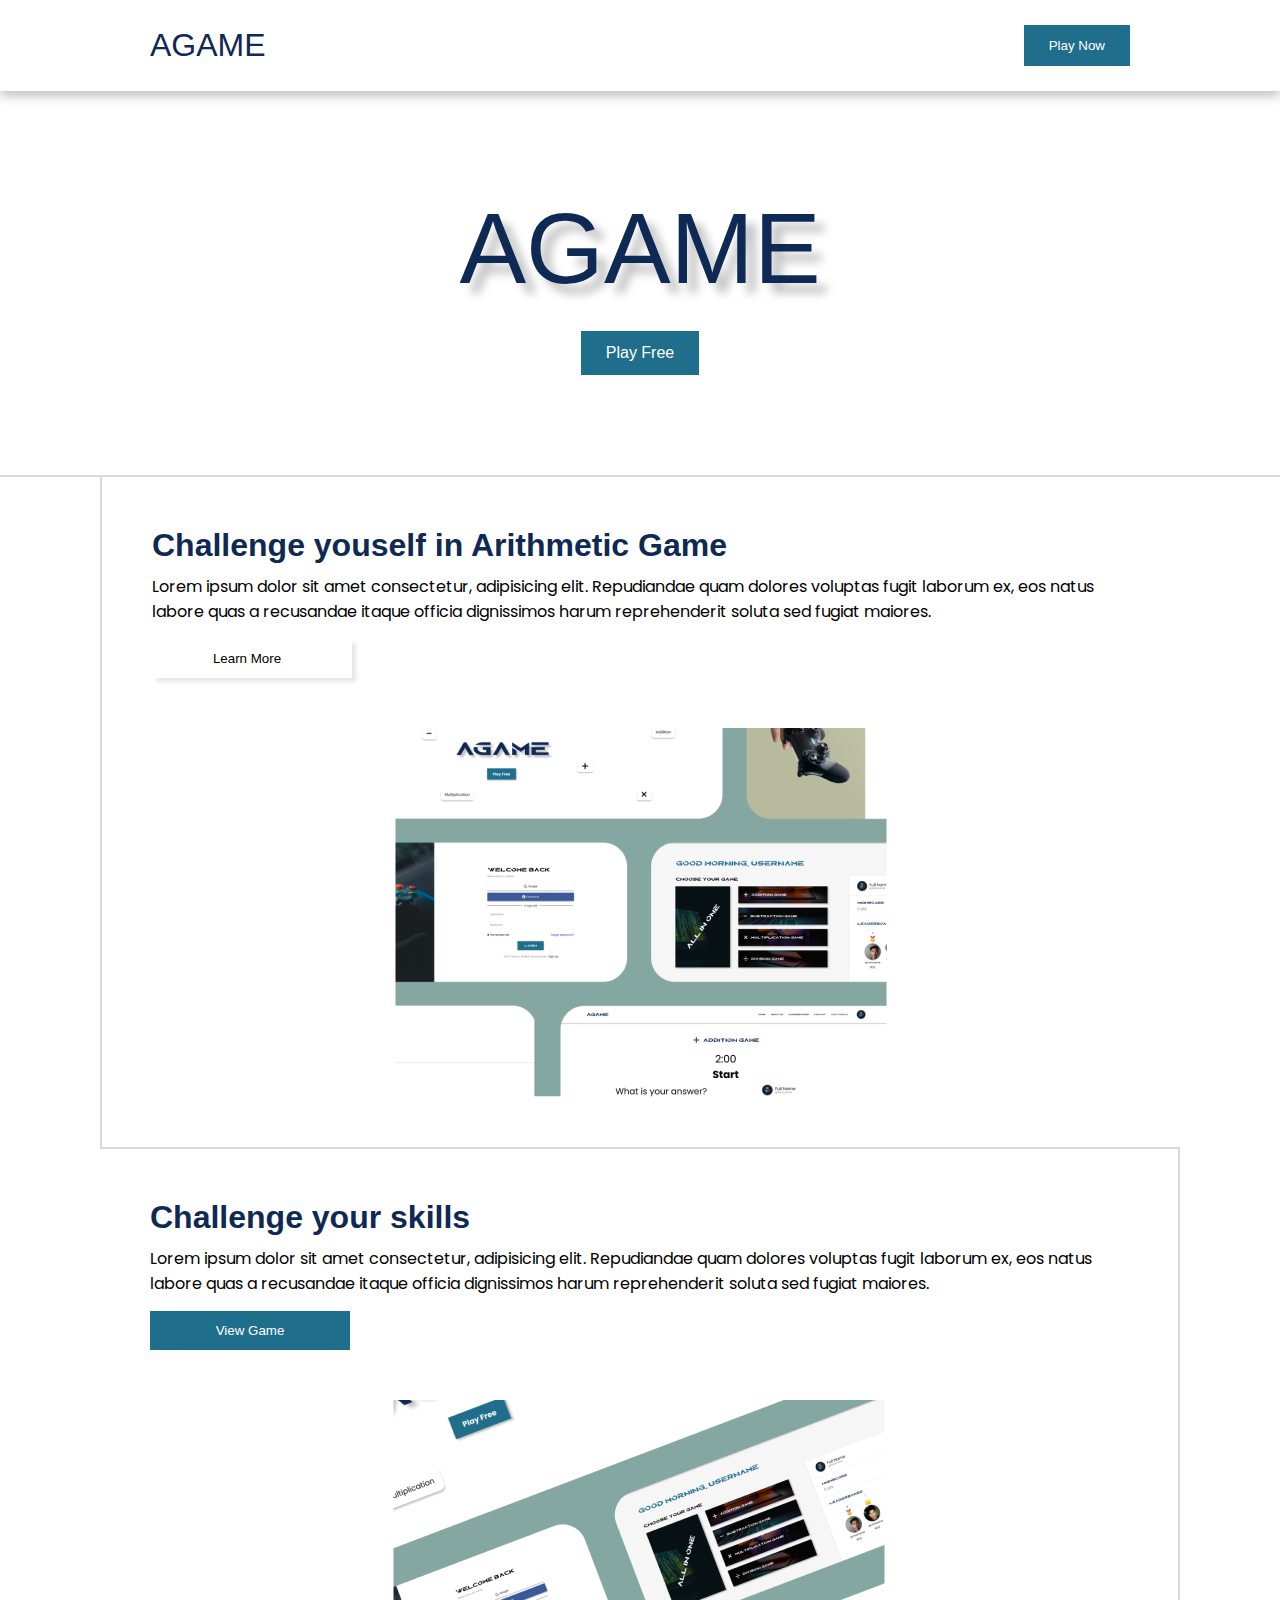
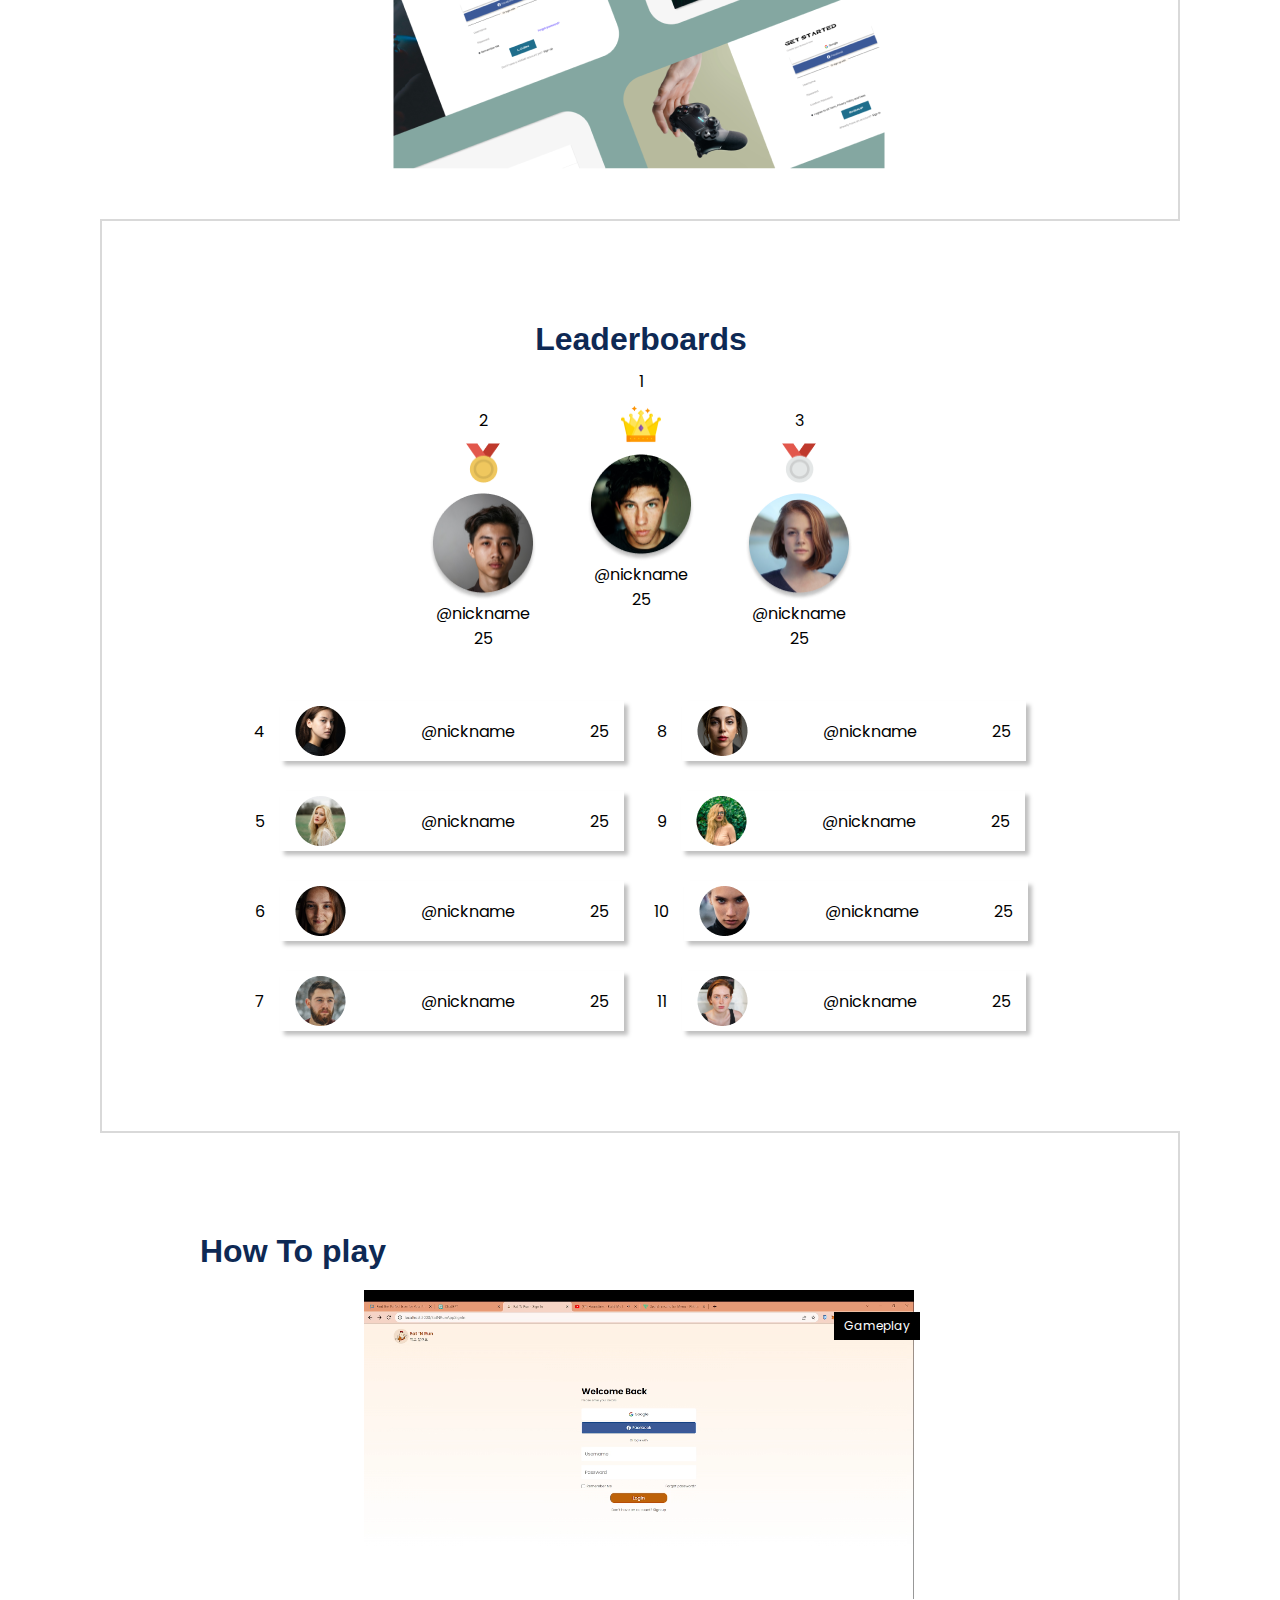
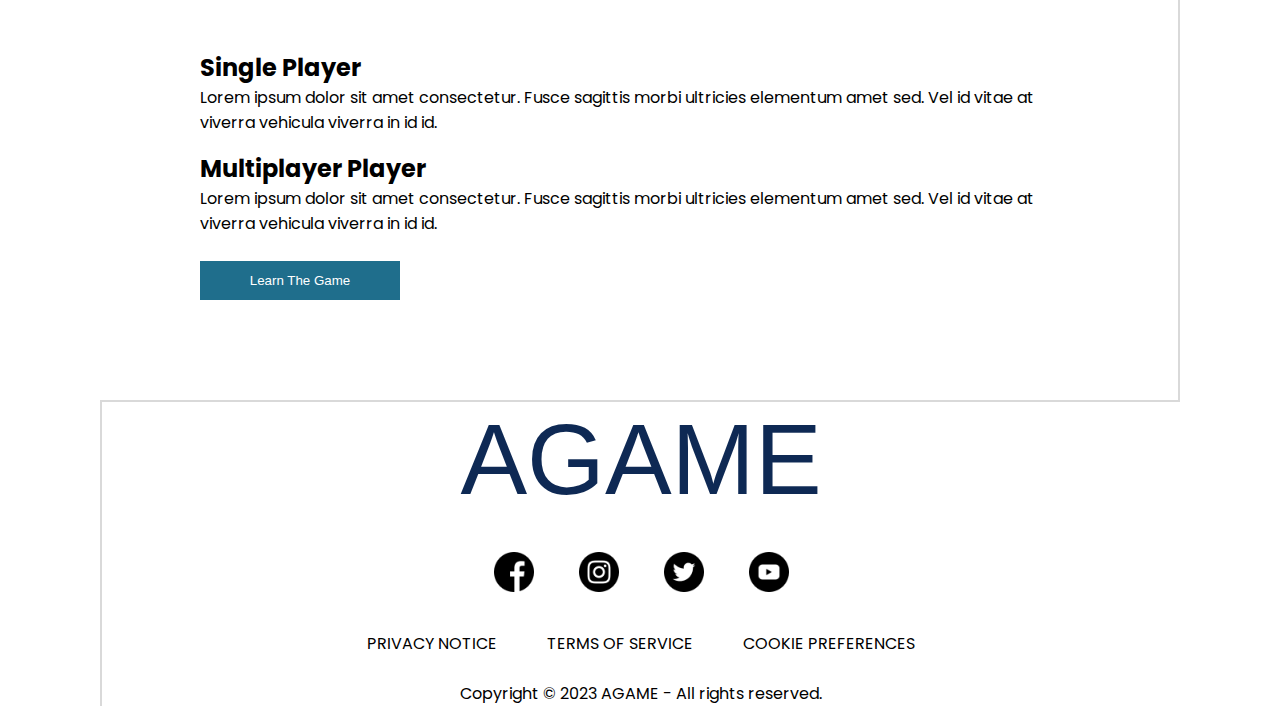
<file: index.html>
<!DOCTYPE html>
<html lang="en">
  <head>
    <meta charset="UTF-8" />
    <meta name="viewport" content="width=device-width, initial-scale=1.0" />
    <link
      rel="stylesheet"
      href="https://cdnjs.cloudflare.com/ajax/libs/font-awesome/6.2.1/css/all.min.css"
      integrity="sha512-MV7K8+y+gLIBoVD59lQIYicR65iaqukzvf/nwasF0nqhPay5w/9lJmVM2hMDcnK1OnMGCdVK+iQrJ7lzPJQd1w=="
      crossorigin="anonymous"
      referrerpolicy="no-referrer"
    />
    <link
      href="https://fonts.cdnfonts.com/css/modern-warfare"
      rel="stylesheet"
    />
    <link
      href="https://fonts.googleapis.com/css2?family=Alex+Brush&family=Playfair+Display+SC:wght@700&family=Poppins:ital,wght@0,300;0,400;0,700;1,700&display=swap"
      rel="stylesheet"
    />
    <link rel="stylesheet" href="/css/welcome-page.css" />
    <title>Welcome</title>
  </head>
  <body>
    <header>
      <span class="logo">AGAME</span>
      <nav>
        <div class="main-navbar">
          <a href="">Home</a><a href="">Why play agame?</a>
          <a href="">Interface</a><a href="">leaderboards</a
          ><a href="">how to play</a>
        </div>

        <i class="fa-solid fa-bars-staggered barsBtn"></i>
        <button class="play-now-button">Play Now</button>
      </nav>
    </header>

    <div class="navbar-overlay"></div>
    <div class="navbar-modal">
      <span class="logo">AGAME</span>
      <div class="main-navbar">
        <a href="">Home</a><a href="">Why play agame?</a>
        <a href="">Interface</a><a href="">leaderboards</a
        ><a href="">how to play</a>
      </div>
    </div>

    <div class="play-now-modal">
      <div class="account-setup">
        <div class="logo-and-closeBtn">
          <span class="logo">AGAME</span
          ><i class="fa-solid fa-xmark close-button"></i>
        </div>

        <div class="setup-title-and-setup-buttons">
          <h1 class="setup-title">Set Up Play</h1>

          <div class="account-setup-buttons">
            <div class="signup">
              <span class="signup-title">I don’t have a AGAME account yet</span>
              <a href="/pages/signup.html" class="signup-button">Signup</a>
            </div>

            <div class="login">
              <span class="login-title">I have a AGAME account</span>
              <a href="/pages/login.html" class="login-button">Login</a>
            </div>
          </div>
        </div>
      </div>
    </div>
    <div class="play-now-overlay"></div>

    <section class="section-1">
      <div class="logo-and-play-free">
        <span class="logo">AGAME</span>
        <div class="play-free">Play Free</div>
      </div>
    </section>

    <section class="section-2">
      <div class="section-2-content">
        <div class="left-side">
          <div class="welcome">
            <h1>Challenge youself in Arithmetic Game</h1>
            <p>
              Lorem ipsum dolor sit amet consectetur, adipisicing elit.
              Repudiandae quam dolores voluptas fugit laborum ex, eos natus
              labore quas a recusandae itaque officia dignissimos harum
              reprehenderit soluta sed fugiat maiores.
            </p>
          </div>
          <button class="learnMoreBtn">
            Learn More<i class="fa-solid fa-arrow-turn-down"></i>
          </button>
        </div>

        <img src="/images/sectionImages/section-two-image.png" alt="" />
      </div>
    </section>

    <section class="section-3">
      <div class="section-3-content">
        <img src="/images/sectionImages/section-one-image.png" alt="" />

        <div class="right-side">
          <div class="welcome">
            <h1>Challenge your skills</h1>
            <p>
              Lorem ipsum dolor sit amet consectetur, adipisicing elit.
              Repudiandae quam dolores voluptas fugit laborum ex, eos natus
              labore quas a recusandae itaque officia dignissimos harum
              reprehenderit soluta sed fugiat maiores.
            </p>
          </div>
          <button class="viewGameBtn">View Game</button>
        </div>
      </div>
    </section>

    <section class="section-4">
      <div class="section-4-content">
        <h1>Leaderboards</h1>
        <div class="leaderboard-top-1-to-3">
          <div class="top-2-user top-user">
            <span>2</span>
            <img
              class="user-medal"
              src="/images/sectionImages/gold-medal.png"
              alt=""
            />
            <div class="user-information">
              <img
                class="user-profile"
                src="/images/user/user-2.png"
                alt="User"
              />
              <span class="user-nickname">@nickname</span>
              <span class="user-score">25</span>
            </div>
          </div>

          <div class="top-1-user top-user">
            <span>1</span>
            <img
              class="user-medal"
              src="/images/sectionImages/king.png"
              alt="User"
            />
            <div class="user-information">
              <img
                class="user-profile"
                src="/images/user/user-1.png"
                alt="User"
              />
              <span class="user-nickname">@nickname</span>
              <span class="user-score">25</span>
            </div>
          </div>

          <div class="top-3-user top-user">
            <span>3</span>
            <img
              class="user-medal"
              src="/images/sectionImages/silver-medal.png"
              alt="User"
            />
            <div class="user-information">
              <img
                class="user-profile"
                src="/images/user/user-3.png"
                alt="User"
              />
              <span class="user-nickname">@nickname</span>
              <span class="user-score">25</span>
            </div>
          </div>
        </div>

        <div class="leaderboard-top-1-to-11">
          <div class="leaderboard-top-4-to-7">
            <div class="top-4-user top-user">
              <span>4</span>
              <div class="user-information">
                <img src="/images/user/user-4.png" alt="User Profile" />
                <span class="user-nickname">@nickname</span>
                <span class="user-score">25</span>
              </div>
            </div>

            <div class="top-5-user top-user">
              <span>5</span>
              <div class="user-information">
                <img src="/images/user/user-5.png" alt="User Profile" />
                <span class="user-nickname">@nickname</span>
                <span class="user-score">25</span>
              </div>
            </div>

            <div class="top-6-user top-user">
              <span>6</span>
              <div class="user-information">
                <img src="/images/user/user-6.png" alt="User Profile" />
                <span class="user-nickname">@nickname</span>
                <span class="user-score">25</span>
              </div>
            </div>

            <div class="top-7-user top-user">
              <span>7</span>
              <div class="user-information">
                <img src="/images/user/user-7.png" alt="User Profile" />
                <span class="user-nickname">@nickname</span>
                <span class="user-score">25</span>
              </div>
            </div>
          </div>

          <div class="leaderboard-top-8-to-11">
            <div class="top-8-user top-user">
              <span>8</span>
              <div class="user-information">
                <img src="/images/user/user-8.png" alt="User Profile" />
                <span class="user-nickname">@nickname</span>
                <span class="user-score">25</span>
              </div>
            </div>

            <div class="top-9-user top-user">
              <span>9</span>
              <div class="user-information">
                <img src="/images/user/user-9.png" alt="User Profile" />
                <span class="user-nickname">@nickname</span>
                <span class="user-score">25</span>
              </div>
            </div>

            <div class="top-10-user top-user">
              <span>10</span>
              <div class="user-information">
                <img src="/images/user/user-10.png" alt="User Profile" />
                <span class="user-nickname">@nickname</span>
                <span class="user-score">25</span>
              </div>
            </div>

            <div class="top-11-user top-user">
              <span>11</span>
              <div class="user-information">
                <img src="/images/user/user-11.png" alt="User Profile" />
                <span class="user-nickname">@nickname</span>
                <span class="user-score">25</span>
              </div>
            </div>
          </div>
        </div>
      </div>
    </section>
    <section class="section-5">
      <div class="section-5-content">
        <h1>How To play</h1>
        <div class="video-gameplay-and-game-info-button">
          <div class="video">
            <video src="/videos/example.mp4" autoplay loop muted></video>
            <span class="gameplay-text">Gameplay</span>
          </div>

          <div class="game-info-and-button">
            <div class="game-info">
              <div class="single-player">
                <h2>Single Player</h2>
                <p>
                  Lorem ipsum dolor sit amet consectetur. Fusce sagittis morbi
                  ultricies elementum amet sed. Vel id vitae at viverra vehicula
                  viverra in id id.
                </p>
              </div>
              <div class="multiplayer-player">
                <h2>Multiplayer Player</h2>
                <p>
                  Lorem ipsum dolor sit amet consectetur. Fusce sagittis morbi
                  ultricies elementum amet sed. Vel id vitae at viverra vehicula
                  viverra in id id.
                </p>
              </div>
            </div>
            <button class="learn-the-game-button">Learn The Game</button>
          </div>
        </div>
      </div>
    </section>

    <footer>
      <div class="footer-content">
        <span class="logo">AGAME</span>
        <div class="main-footer">
          <div class="social-media">
            <a href="" class="facebook socmed">
              <img src="/images/socialmedia/facebook.png" alt="Facebook" />
            </a>

            <a href="" class="Instagram socmed">
              <img src="/images/socialmedia/instagram.png" alt="Instagram" />
            </a>

            <a href="" class="twitter socmed">
              <img src="/images/socialmedia/twitter.png" alt="Twitter" />
            </a>

            <a href="" class="youtube socmed">
              <img src="/images/socialmedia/youtube.png" alt="Youtube" />
            </a>
          </div>

          <div class="links">
            <a href="">PRIVACY NOTICE</a><a href="">TERMS OF SERVICE</a
            ><a href="">COOKIE PREFERENCES</a>
          </div>

          <div class="copyright">
            <span
              >Copyright © 2023 AGAME - All rights reserved.</span
            >
          </div>
        </div>
      </div>
    </footer>
    <script src="/js/welcome-page.js"></script>
  </body>
</html>
</file>
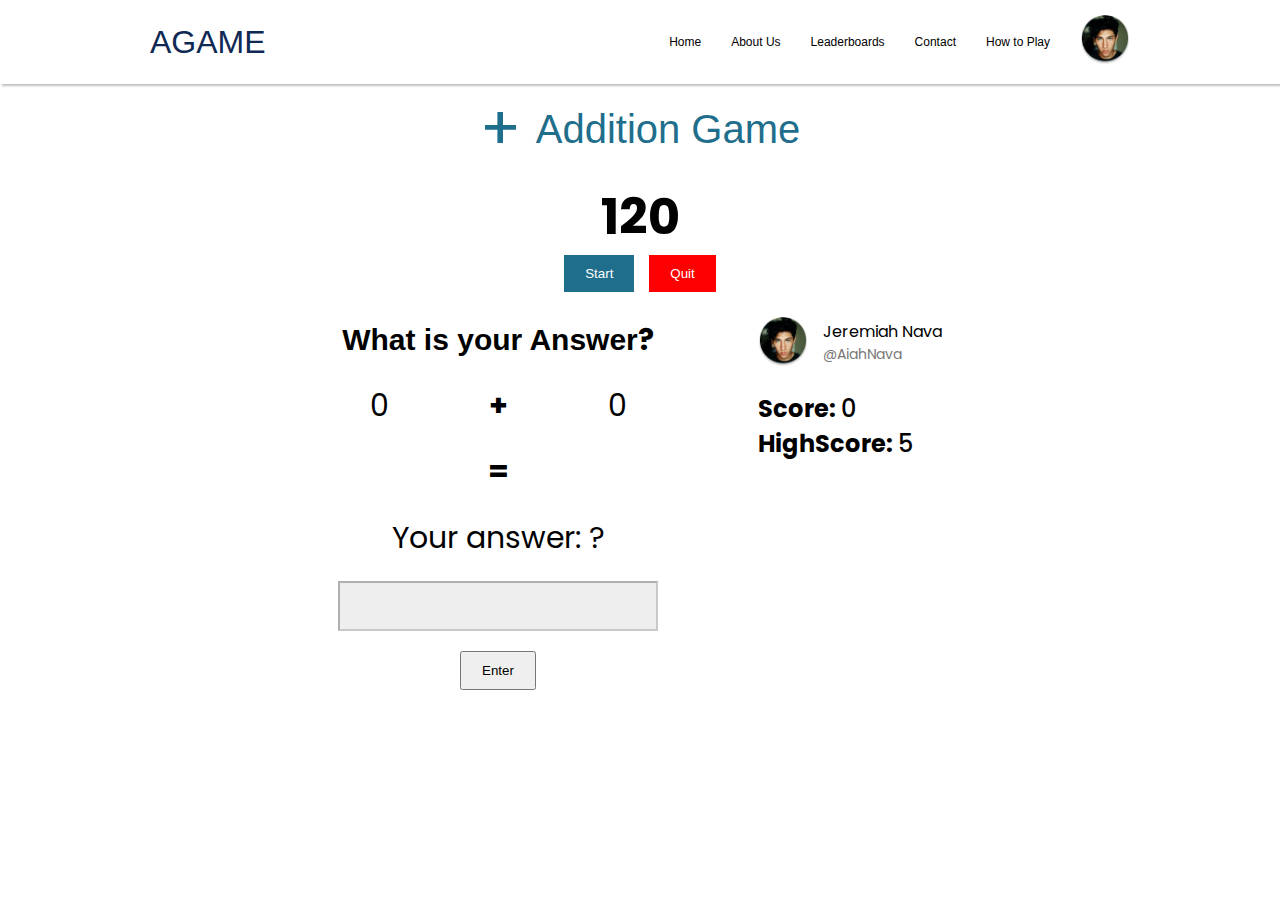
<file: pages/addition-game.html>
<!DOCTYPE html>
<html lang="en">
  <head>
    <meta charset="UTF-8" />
    <meta name="viewport" content="width=device-width, initial-scale=1.0" />
    <link
      rel="stylesheet"
      href="https://cdnjs.cloudflare.com/ajax/libs/font-awesome/6.2.1/css/all.min.css"
      integrity="sha512-MV7K8+y+gLIBoVD59lQIYicR65iaqukzvf/nwasF0nqhPay5w/9lJmVM2hMDcnK1OnMGCdVK+iQrJ7lzPJQd1w=="
      crossorigin="anonymous"
      referrerpolicy="no-referrer"
    />
    <link
      href="https://fonts.cdnfonts.com/css/modern-warfare"
      rel="stylesheet"
    />
    <link
      href="https://fonts.googleapis.com/css2?family=Alex+Brush&family=Playfair+Display+SC:wght@700&family=Poppins:ital,wght@0,300;0,400;0,700;1,700&display=swap"
      rel="stylesheet"
    />
    <link rel="stylesheet" href="/css/game.css" />
    <link rel="stylesheet" href="/css/header.css" />

    <title>Addition Game - AGAME</title>
  </head>
  <body>
    <header class="home-header">
      <a href="/pages/home.html" class="logo">AGAME</a>
      <nav class="main-navbar">
        <a href="">Home</a><a href="">About Us</a><a href="">Leaderboards</a
        ><a href="">Contact</a><a href="">How to Play</a>
        <i class="fa-solid fa-bars-staggered barsBtn"></i>
        <div class="user-profile">
          <img src="/images/user/user-1.png" alt="" />
        </div>
      </nav>
    </header>

    <div class="game-title">
      <span class="operation-title">+</span>
      <span class="operation-title-text">Addition Game</span>
    </div>
    <div class="game-content">
      <div class="timer-and-buttons">
        <div class="game-timer">120</div>
        <div class="buttons">
          <button class="start-button">Start</button
          ><button type="button" class="quit-button">Quit</button>
        </div>
      </div>

      <div class="quit-modal">
        <h2>Are you sure?</h2>
        <div class="quit-buttons">
          <button class="yes-button">Yes</button>
          <button class="no-button">No</button>
        </div>
      </div>
      <div class="quit-overlay"></div>

      <div class="arithmetic-solving-and-user-game-information">
        <div class="arithmetic-solving">
          <h2 class="answer-question">
            What is your Answer<span class="question-mark">?</span>
          </h2>
          <div class="problem">
            <span class="first-number">0</span>
            <span class="operation">+</span>
            <span class="second-number">0</span>
          </div>
          <div class="reveal-answer">
            <span class="equals-to">=</span>
            <span>Your answer: <span class="user-answer">?</span></span>
          </div>

          <input type="number" class="answer" />

          <button class="answerBtn">Enter</button>
        </div>

        <div class="user-game-information">
          <div class="profile-and-name">
            <div class="user-profile">
              <img src="/images/user/user-1.png" alt="" />
            </div>
            <div class="name">
              <span class="fullname">Jeremiah Nava</span>
              <span class="nickname">@AiahNava</span>
            </div>
          </div>

          <div class="score-and-highscore">
            <div class="score">
              <div class="score-text">
                Score: <span class="score-number">0</span>
              </div>
            </div>

            <div class="highscore">
              <div class="highscore-text">
                HighScore: <span class="highscore-number">0</span>
              </div>
            </div>
          </div>
        </div>
      </div>
    </div>

    <script src="/js/addition-game.js"></script>
  </body>
</html>
</file>
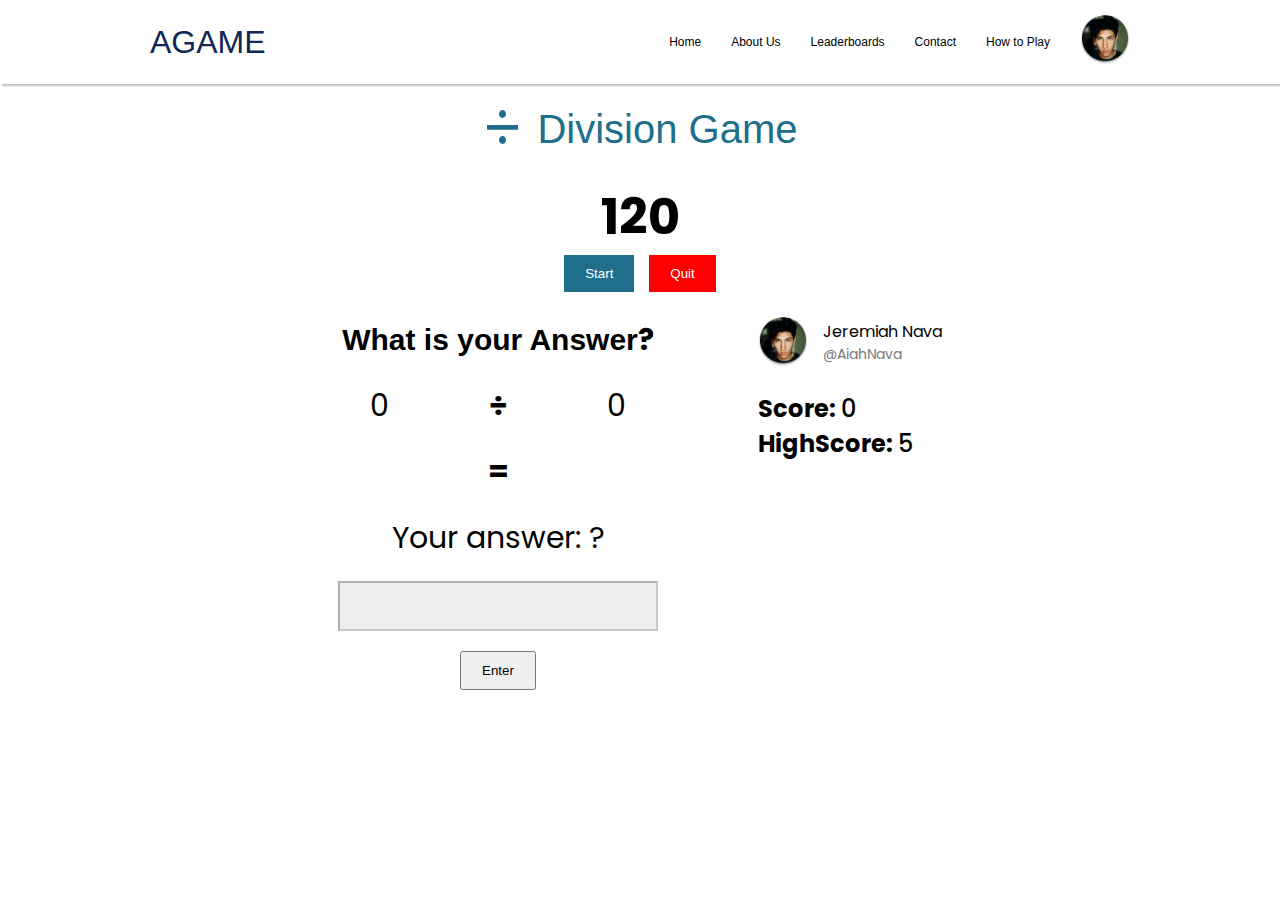
<file: pages/division-game.html>
<!DOCTYPE html>
<html lang="en">
  <head>
    <meta charset="UTF-8" />
    <meta name="viewport" content="width=device-width, initial-scale=1.0" />
    <link
      rel="stylesheet"
      href="https://cdnjs.cloudflare.com/ajax/libs/font-awesome/6.2.1/css/all.min.css"
      integrity="sha512-MV7K8+y+gLIBoVD59lQIYicR65iaqukzvf/nwasF0nqhPay5w/9lJmVM2hMDcnK1OnMGCdVK+iQrJ7lzPJQd1w=="
      crossorigin="anonymous"
      referrerpolicy="no-referrer"
    />
    <link
      href="https://fonts.cdnfonts.com/css/modern-warfare"
      rel="stylesheet"
    />
    <link
      href="https://fonts.googleapis.com/css2?family=Alex+Brush&family=Playfair+Display+SC:wght@700&family=Poppins:ital,wght@0,300;0,400;0,700;1,700&display=swap"
      rel="stylesheet"
    />
    <link rel="stylesheet" href="/css/game.css" />
    <link rel="stylesheet" href="/css/header.css" />

    <title>Division Game - AGAME</title>
  </head>
  <body>
    <header class="home-header">
      <a href="/pages/home.html" class="logo">AGAME</a>
      <nav class="main-navbar">
        <a href="">Home</a><a href="">About Us</a><a href="">Leaderboards</a
        ><a href="">Contact</a><a href="">How to Play</a>
        <i class="fa-solid fa-bars-staggered barsBtn"></i>
        <div class="user-profile">
          <img src="/images/user/user-1.png" alt="" />
        </div>
      </nav>
    </header>

    <div class="game-title">
      <span class="operation-title">÷</span>
      <span class="operation-title-text">Division Game</span>
    </div>
    <div class="game-content">
      <div class="timer-and-buttons">
        <div class="game-timer">120</div>
        <div class="buttons">
          <button class="start-button">Start</button
          ><button type="button" class="quit-button">Quit</button>
        </div>
      </div>

      <div class="quit-modal">
        <h2>Are you sure?</h2>
        <div class="quit-buttons">
          <button class="yes-button">Yes</button>
          <button class="no-button">No</button>
        </div>
      </div>
      <div class="quit-overlay"></div>

      <div class="arithmetic-solving-and-user-game-information">
        <div class="arithmetic-solving">
          <h2 class="answer-question">
            What is your Answer<span class="question-mark">?</span>
          </h2>
          <div class="problem">
            <span class="first-number">0</span>
            <span class="operation">÷</span>
            <span class="second-number">0</span>
          </div>
          <div class="reveal-answer">
            <span class="equals-to">=</span>
            <span>Your answer: <span class="user-answer">?</span></span>
          </div>

          <input type="number" class="answer" />

          <button class="answerBtn">Enter</button>
        </div>

        <div class="user-game-information">
          <div class="profile-and-name">
            <div class="user-profile">
              <img src="/images/user/user-1.png" alt="" />
            </div>
            <div class="name">
              <span class="fullname">Jeremiah Nava</span>
              <span class="nickname">@AiahNava</span>
            </div>
          </div>

          <div class="score-and-highscore">
            <div class="score">
              <div class="score-text">
                Score: <span class="score-number">0</span>
              </div>
            </div>

            <div class="highscore">
              <div class="highscore-text">
                HighScore: <span class="highscore-number">0</span>
              </div>
            </div>
          </div>
        </div>
      </div>
    </div>

    <script src="/js/division-game.js"></script>
  </body>
</html>
</file>
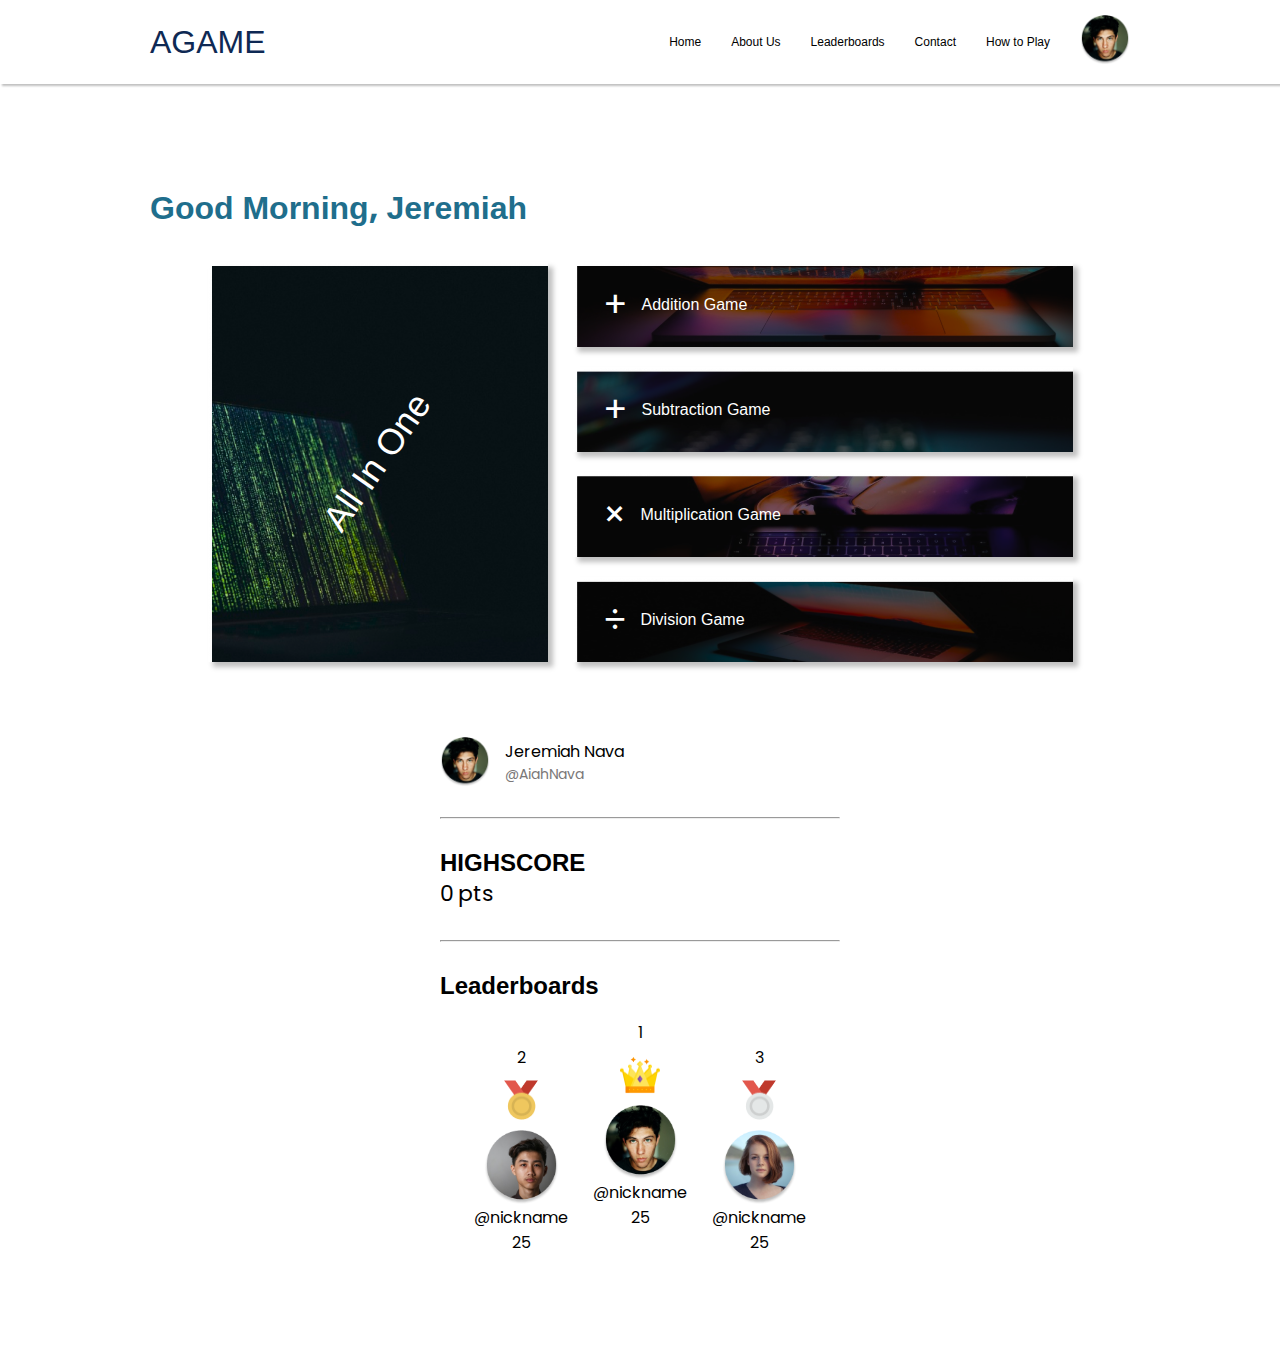
<file: pages/home.html>
<!DOCTYPE html>
<html lang="en">
  <head>
    <meta charset="UTF-8" />
    <meta name="viewport" content="width=device-width, initial-scale=1.0" />
    <link
      rel="stylesheet"
      href="https://cdnjs.cloudflare.com/ajax/libs/font-awesome/6.2.1/css/all.min.css"
      integrity="sha512-MV7K8+y+gLIBoVD59lQIYicR65iaqukzvf/nwasF0nqhPay5w/9lJmVM2hMDcnK1OnMGCdVK+iQrJ7lzPJQd1w=="
      crossorigin="anonymous"
      referrerpolicy="no-referrer"
    />
    <link
      href="https://fonts.cdnfonts.com/css/modern-warfare"
      rel="stylesheet"
    />
    <link
      href="https://fonts.googleapis.com/css2?family=Alex+Brush&family=Playfair+Display+SC:wght@700&family=Poppins:ital,wght@0,300;0,400;0,700;1,700&display=swap"
      rel="stylesheet"
    />
    <link rel="stylesheet" href="/css/home.css" />
    <link rel="stylesheet" href="/css/header.css" />
    <title>Home - AGAME</title>
  </head>
  <body>
    <header class="home-header">
      <a href="/pages/home.html" class="logo">AGAME</a>
      <nav class="main-navbar">
        <a href="">Home</a><a href="">About Us</a><a href="">Leaderboards</a
        ><a href="">Contact</a><a href="">How to Play</a>
        <i class="fa-solid fa-bars-staggered barsBtn"></i>
        <div class="user-profile">
          <img src="/images/user/user-1.png" alt="" />
        </div>
      </nav>
    </header>

    <div class="home-content">
      <div class="greetings">
        <h1>Good Morning<span>,</span> Jeremiah</h1>

        <div class="game-choice-and-user-info">
          <div class="game-choice">
            <div class="all-in-one">
              <span class="title">All In One</span>
            </div>

            <div class="all-game-choice">
              <a href="/pages/addition-game.html" class="addition card-game">
                <span class="addition-title operation-title">+</span>
                <span class="addition-title-text title-text"
                  >Addition Game</span
                >
              </a>

              <a
                href="/pages/subtraction-game.html"
                class="subtraction card-game"
              >
                <span class="subtraction-title operation-title">+</span>
                <span class="subtraction-title-text title-text"
                  >Subtraction Game</span
                >
              </a>

              <a
                href="/pages/multiplication-game.html"
                class="multiplication card-game"
              >
                <span class="multiplication-title operation-title">×</span>
                <span class="multiplication-title-text title-text"
                  >Multiplication Game</span
                >
              </a>

              <a href="/pages/division-game.html" class="division card-game">
                <span class="division-title operation-title">÷</span>
                <span class="division-title-text title-text"
                  >Division Game</span
                >
              </a>
            </div>
          </div>

          <div class="user-info">
            <div class="top">
              <div class="profile-and-name">
                <div class="user-profile">
                  <img src="/images/user/user-1.png" alt="Profile" />
                </div>
                <div class="name">
                  <span class="fullname">Jeremiah Nava</span>
                  <span class="nickname">@AiahNava</span>
                </div>
              </div>
            </div>

            <hr />

            <div class="mid">
              <h2>HIGHSCORE</h2>
              <div class="highscore">
                <span class="score">0</span><span>pts</span>
              </div>
            </div>

            <hr />

            <div class="bottom">
              <h2>Leaderboards</h2>
              <div class="leaderboard-top-1-to-3">
                <div class="top-2-user top-user">
                  <span>2</span>
                  <img
                    class="user-medal"
                    src="/images/sectionImages/gold-medal.png"
                    alt=""
                  />
                  <div class="user-information">
                    <img
                      class="user-profile"
                      src="/images/user/user-2.png"
                      alt="User"
                    />
                    <span class="user-nickname">@nickname</span>
                    <span class="user-score">25</span>
                  </div>
                </div>

                <div class="top-1-user top-user">
                  <span>1</span>
                  <img
                    class="user-medal"
                    src="/images/sectionImages/king.png"
                    alt="User"
                  />
                  <div class="user-information">
                    <img
                      class="user-profile"
                      src="/images/user/user-1.png"
                      alt="User"
                    />
                    <span class="user-nickname">@nickname</span>
                    <span class="user-score">25</span>
                  </div>
                </div>

                <div class="top-3-user top-user">
                  <span>3</span>
                  <img
                    class="user-medal"
                    src="/images/sectionImages/silver-medal.png"
                    alt="User"
                  />
                  <div class="user-information">
                    <img
                      class="user-profile"
                      src="/images/user/user-3.png"
                      alt="User"
                    />
                    <span class="user-nickname">@nickname</span>
                    <span class="user-score">25</span>
                  </div>
                </div>
              </div>
            </div>
          </div>
        </div>
      </div>
    </div>
  </body>
</html>
</file>
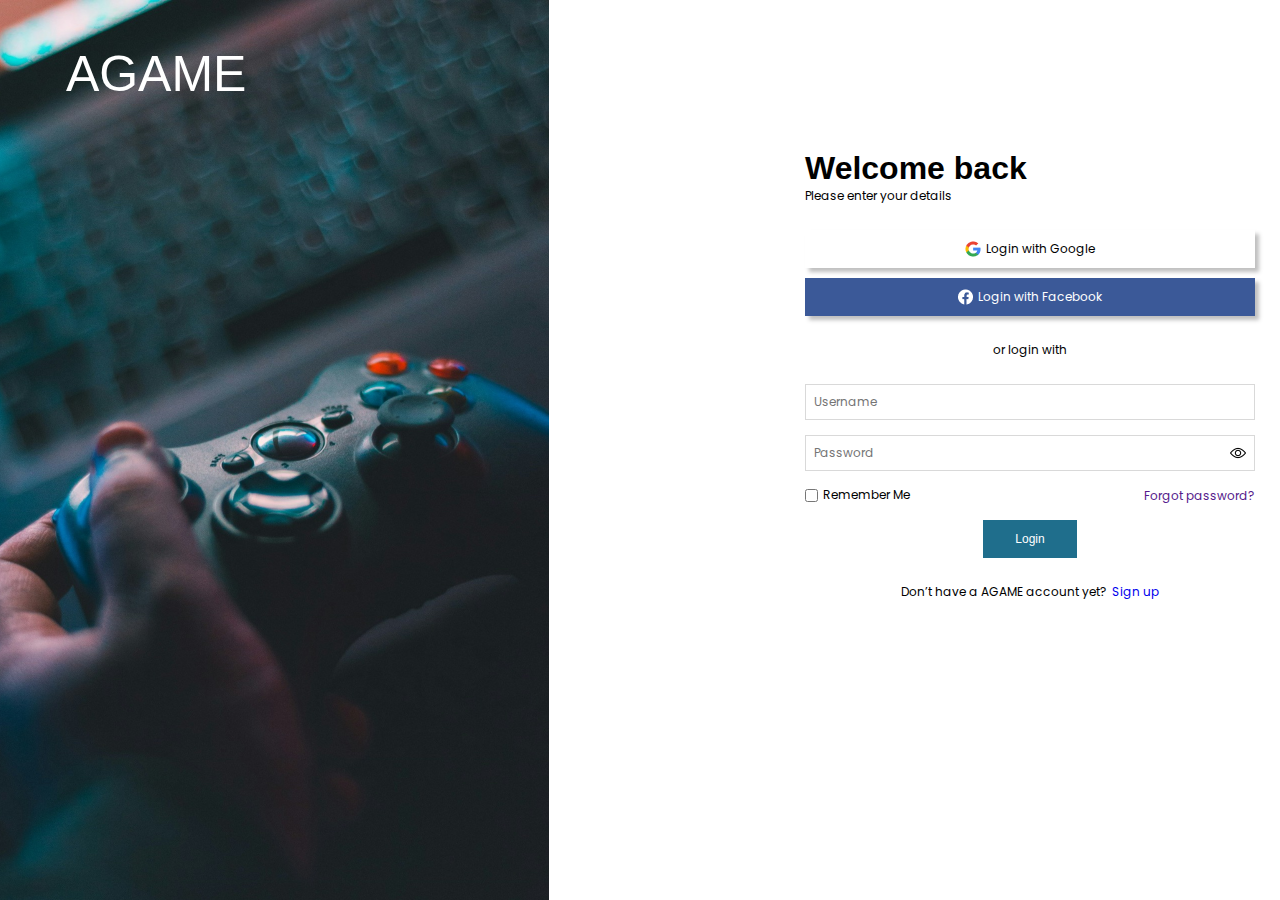
<file: pages/login.html>
<!DOCTYPE html>
<html lang="en">
  <head>
    <meta charset="UTF-8" />
    <meta name="viewport" content="width=device-width, initial-scale=1.0" />
    <link
      rel="stylesheet"
      href="https://cdnjs.cloudflare.com/ajax/libs/font-awesome/6.2.1/css/all.min.css"
      integrity="sha512-MV7K8+y+gLIBoVD59lQIYicR65iaqukzvf/nwasF0nqhPay5w/9lJmVM2hMDcnK1OnMGCdVK+iQrJ7lzPJQd1w=="
      crossorigin="anonymous"
      referrerpolicy="no-referrer"
    />
    <link
      href="https://fonts.cdnfonts.com/css/modern-warfare"
      rel="stylesheet"
    />
    <link
      href="https://fonts.googleapis.com/css2?family=Alex+Brush&family=Playfair+Display+SC:wght@700&family=Poppins:ital,wght@0,300;0,400;0,700;1,700&display=swap"
      rel="stylesheet"
    />
    <link rel="stylesheet" href="/css/login.css" />
    <title>Login - AGAME</title>
  </head>
  <body>
    <div class="login">
      <div class="login-content">

        <span class="logo-login">AGAME</span>

        <div class="left-side">
          <span class="logo">AGAME</span>
        </div>

        <div class="right-side">
          <div class="right-side-content">
            <div class="welcome">
              <h1>Welcome back</h1>
              <p>Please enter your details</p>
            </div>
            <div class="social-media-login">
              <a href="" class="google-login socmed-login">
                <img
                  src="/images/socialmedia/Google Icon.png"
                  alt="Google"
                /><span>Login with Google</span>
              </a>

              <a href="" class="facebook-login socmed-login">
                <img
                  src="/images/socialmedia/Facebook Icon.png"
                  alt="Facebook"
                /><span>Login with Facebook</span>
              </a>
            </div>

            <div class="login-with">
              <span>or login with</span>
            </div>

            <form class="login-form" action="">
              <div class="username">
                <input class="username" id="username" type="text" placeholder="Username" />
              </div>
              <!-- <p class="error-username error">Wrong Username</p> -->
              <div class="password">               
                <input id="password" type="password" placeholder="Password" />
                <img class="passwordBtn view" data-value="view" src="/images/password/view.png" alt="View">
                <img class="passwordBtn hide" data-value="hide" src="/images/password/hide.png" alt="Hide">
              </div>
              
              <!-- <p class="error-password error">Wrong password</p> -->

              <div class="remember-me-and-forgot-password">
                <div class="remember-me">
                  <input type="checkbox" name="login-check" id="login-check" />
                  <label for="login-check">Remember Me</label>
                </div>

                <div class="forgot-password">
                  <a href="">Forgot password?</a>
                </div>
              </div>

              <div class="button">
                <input class="form-loginBtn" type="button" value="Login" />
              </div>
            </form>

            <div class="dont-have-account">
              <span
                >Don’t have a AGAME account yet?<a href="/pages/signup.html"
                  >Sign up</a
                ></span
              >
            </div>
          </div>
        </div>
      </div>
    </div>
    <script src="/js/login.js"></script>
  </body>
</html>
</file>
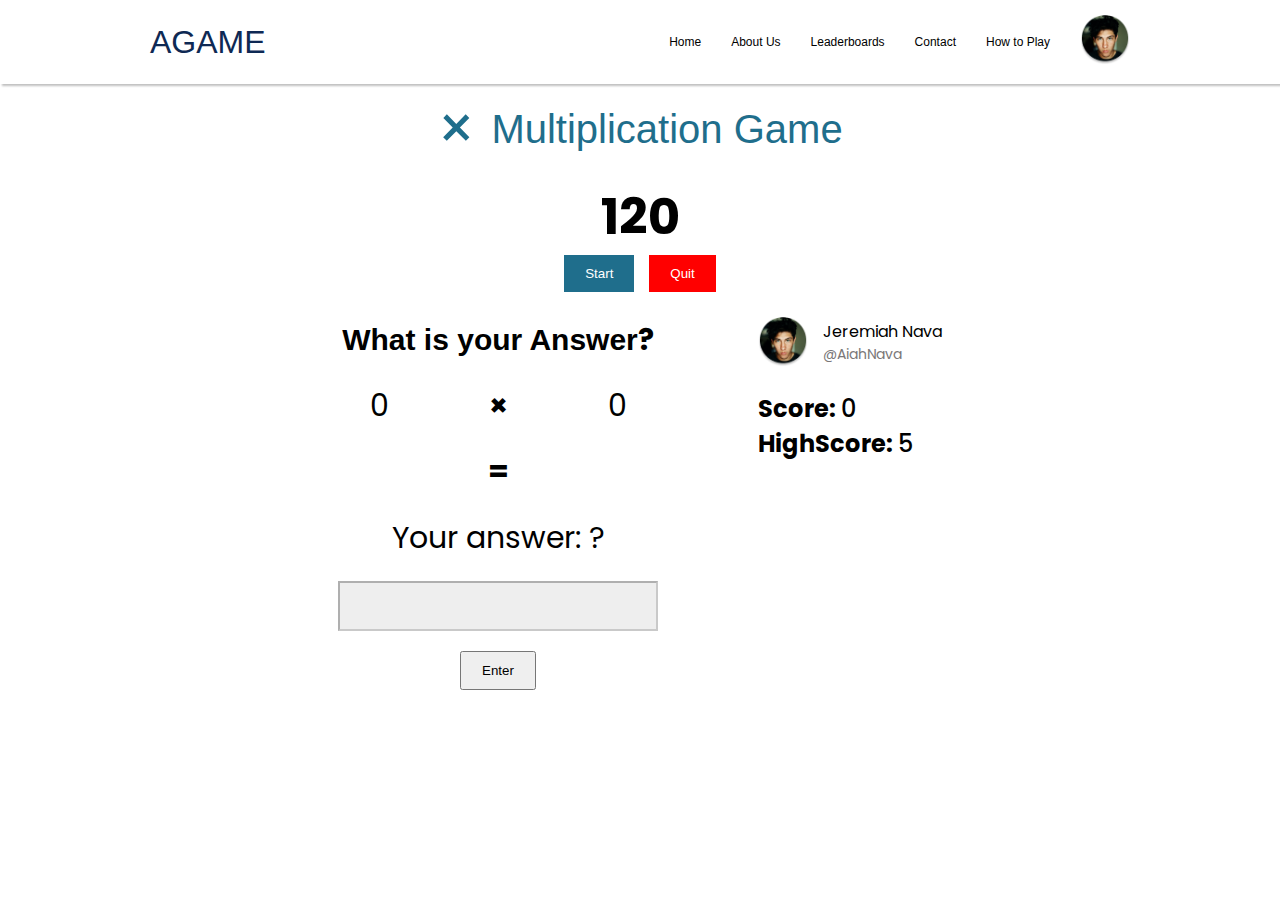
<file: pages/multiplication-game.html>
<!DOCTYPE html>
<html lang="en">
  <head>
    <meta charset="UTF-8" />
    <meta name="viewport" content="width=device-width, initial-scale=1.0" />
    <link
      rel="stylesheet"
      href="https://cdnjs.cloudflare.com/ajax/libs/font-awesome/6.2.1/css/all.min.css"
      integrity="sha512-MV7K8+y+gLIBoVD59lQIYicR65iaqukzvf/nwasF0nqhPay5w/9lJmVM2hMDcnK1OnMGCdVK+iQrJ7lzPJQd1w=="
      crossorigin="anonymous"
      referrerpolicy="no-referrer"
    />
    <link
      href="https://fonts.cdnfonts.com/css/modern-warfare"
      rel="stylesheet"
    />
    <link
      href="https://fonts.googleapis.com/css2?family=Alex+Brush&family=Playfair+Display+SC:wght@700&family=Poppins:ital,wght@0,300;0,400;0,700;1,700&display=swap"
      rel="stylesheet"
    />
    <link rel="stylesheet" href="/css/game.css" />
    <link rel="stylesheet" href="/css/header.css" />

    <title>Multiplication Game - AGAME</title>
  </head>
  <body>
    <header class="home-header">
      <a href="/pages/home.html" class="logo">AGAME</a>
      <nav class="main-navbar">
        <a href="">Home</a><a href="">About Us</a><a href="">Leaderboards</a
        ><a href="">Contact</a><a href="">How to Play</a>
        <i class="fa-solid fa-bars-staggered barsBtn"></i>
        <div class="user-profile">
          <img src="/images/user/user-1.png" alt="" />
        </div>
      </nav>
    </header>

    <div class="game-title">
      <span class="operation-title">×</span>
      <span class="operation-title-text">Multiplication Game</span>
    </div>
    <div class="game-content">
      <div class="timer-and-buttons">
        <div class="game-timer">120</div>
        <div class="buttons">
          <button class="start-button">Start</button
          ><button type="button" class="quit-button">Quit</button>
        </div>
      </div>

      <div class="quit-modal">
        <h2>Are you sure?</h2>
        <div class="quit-buttons">
          <button class="yes-button">Yes</button>
          <button class="no-button">No</button>
        </div>
      </div>
      <div class="quit-overlay"></div>

      <div class="arithmetic-solving-and-user-game-information">
        <div class="arithmetic-solving">
          <h2 class="answer-question">
            What is your Answer<span class="question-mark">?</span>
          </h2>
          <div class="problem">
            <span class="first-number">0</span>
            <span class="operation">×</span>
            <span class="second-number">0</span>
          </div>
          <div class="reveal-answer">
            <span class="equals-to">=</span>
            <span>Your answer: <span class="user-answer">?</span></span>
          </div>

          <input type="number" class="answer" />

          <button class="answerBtn">Enter</button>
        </div>

        <div class="user-game-information">
          <div class="profile-and-name">
            <div class="user-profile">
              <img src="/images/user/user-1.png" alt="" />
            </div>
            <div class="name">
              <span class="fullname">Jeremiah Nava</span>
              <span class="nickname">@AiahNava</span>
            </div>
          </div>

          <div class="score-and-highscore">
            <div class="score">
              <div class="score-text">
                Score: <span class="score-number">0</span>
              </div>
            </div>

            <div class="highscore">
              <div class="highscore-text">
                HighScore: <span class="highscore-number">0</span>
              </div>
            </div>
          </div>
        </div>
      </div>
    </div>

    <script src="/js/multiplication.js"></script>
  </body>
</html>
</file>
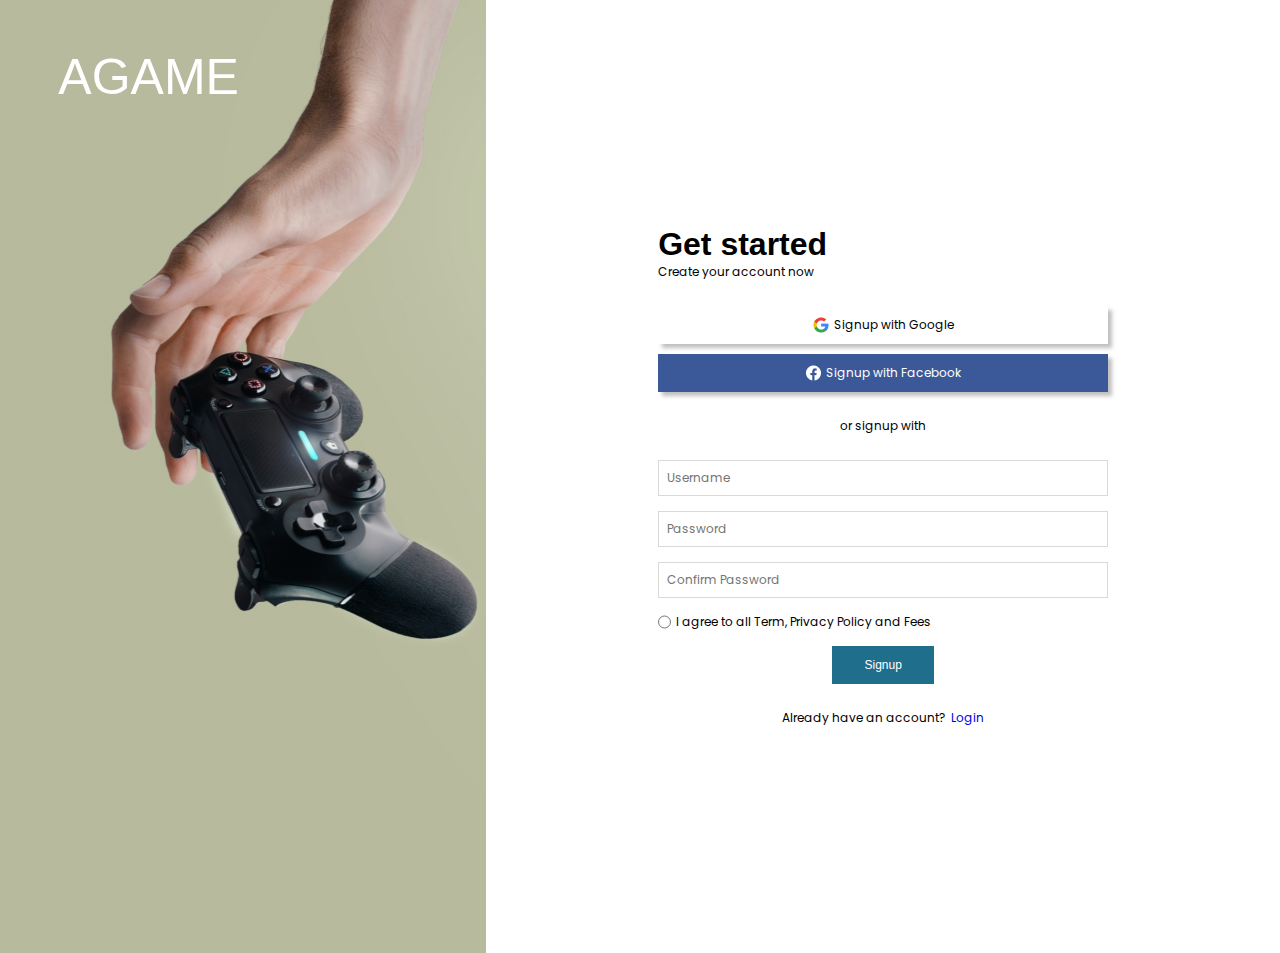
<file: pages/signup.html>
<!DOCTYPE html>
<html lang="en">
  <head>
    <meta charset="UTF-8" />
    <meta name="viewport" content="width=device-width, initial-scale=1.0" />
    <link
      rel="stylesheet"
      href="https://cdnjs.cloudflare.com/ajax/libs/font-awesome/6.2.1/css/all.min.css"
      integrity="sha512-MV7K8+y+gLIBoVD59lQIYicR65iaqukzvf/nwasF0nqhPay5w/9lJmVM2hMDcnK1OnMGCdVK+iQrJ7lzPJQd1w=="
      crossorigin="anonymous"
      referrerpolicy="no-referrer"
    />
    <link
      href="https://fonts.cdnfonts.com/css/modern-warfare"
      rel="stylesheet"
    />
    <link
      href="https://fonts.googleapis.com/css2?family=Alex+Brush&family=Playfair+Display+SC:wght@700&family=Poppins:ital,wght@0,300;0,400;0,700;1,700&display=swap"
      rel="stylesheet"
    />
    <link rel="stylesheet" href="/css/signup.css" />
    <title>Signup - AGAME</title>
  </head>
  <body>
    <div class="signup">
      <div class="signup-content">
        <div class="left-side">
          <span class="logo">AGAME</span>
        </div>

        <div class="right-side">
          <div class="right-side-content">
            <div class="welcome">
              <h1>Get started</h1>
              <p>Create your account now</p>
            </div>
            <div class="social-media-signup">
              <a href="" class="google-signup socmed-signup">
                <img
                  src="/images/socialmedia/Google Icon.png"
                  alt="Google"
                /><span>Signup with Google</span>
              </a>

              <a href="" class="facebook-signup socmed-signup">
                <img
                  src="/images/socialmedia/Facebook Icon.png"
                  alt="Facebook"
                /><span>Signup with Facebook</span>
              </a>
            </div>

            <div class="signup-with">
              <span>or signup with</span>
            </div>

            <form class="signup-form" action="">
              <input type="text" placeholder="Username" />
              <input type="password" placeholder="Password" />
              <input type="password" placeholder="Confirm Password" />

              <div class="agreement">
                <input type="radio" name="signup-check" id="signup-check" />
                <label for="signup-check"
                  >I agree to all Term, Privacy Policy and Fees</label
                >
              </div>

              <div class="button">
                <input class="form-signupBtn" type="button" value="Signup" />
              </div>
            </form>

            <div class="dont-have-account">
              <span
                >Already have an account?<a href="/pages/login.html"
                  >Login</a
                ></span
              >
            </div>
          </div>
        </div>
      </div>
    </div>
  </body>
</html>
</file>
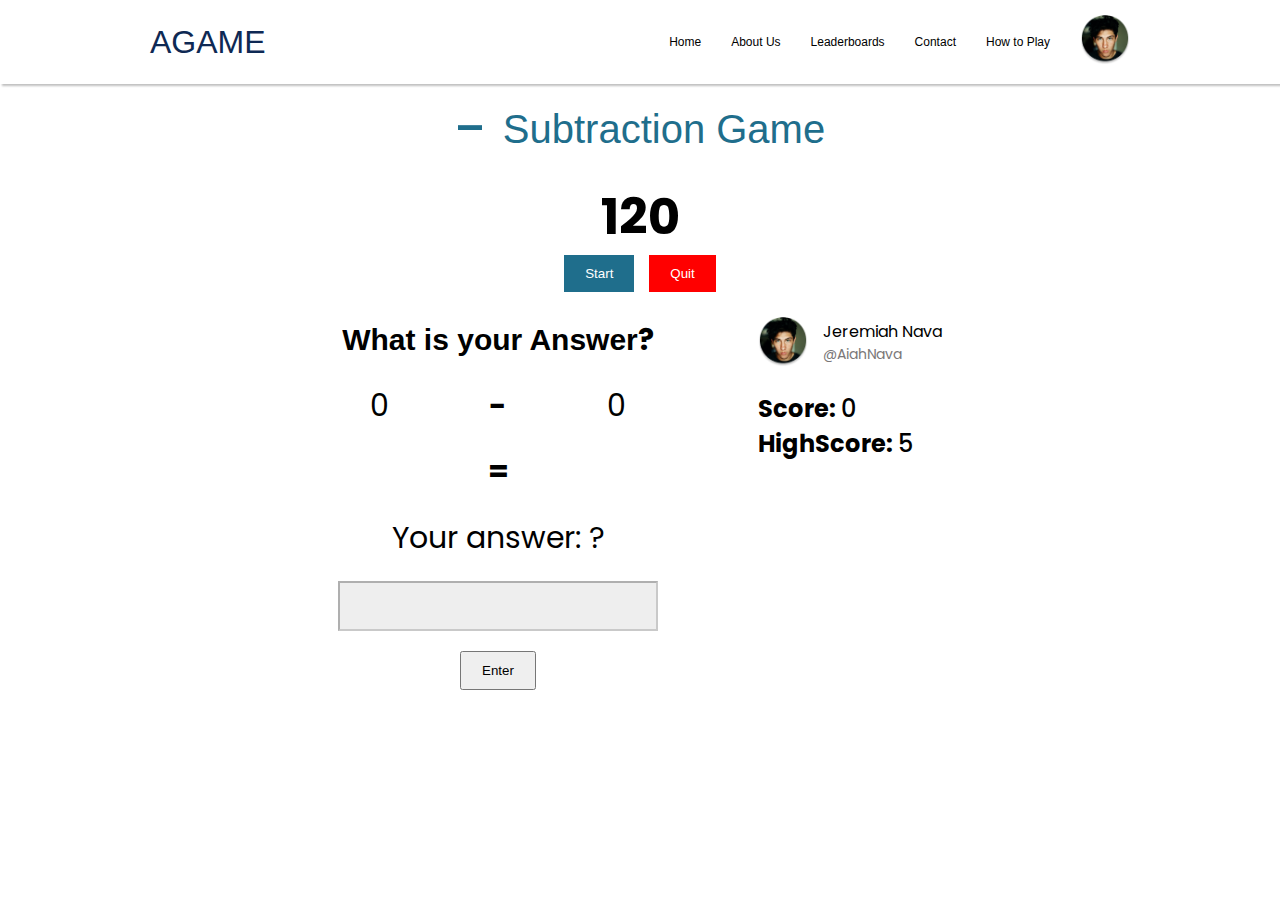
<file: pages/subtraction-game.html>
<!DOCTYPE html>
<html lang="en">
  <head>
    <meta charset="UTF-8" />
    <meta name="viewport" content="width=device-width, initial-scale=1.0" />
    <link
      rel="stylesheet"
      href="https://cdnjs.cloudflare.com/ajax/libs/font-awesome/6.2.1/css/all.min.css"
      integrity="sha512-MV7K8+y+gLIBoVD59lQIYicR65iaqukzvf/nwasF0nqhPay5w/9lJmVM2hMDcnK1OnMGCdVK+iQrJ7lzPJQd1w=="
      crossorigin="anonymous"
      referrerpolicy="no-referrer"
    />
    <link
      href="https://fonts.cdnfonts.com/css/modern-warfare"
      rel="stylesheet"
    />
    <link
      href="https://fonts.googleapis.com/css2?family=Alex+Brush&family=Playfair+Display+SC:wght@700&family=Poppins:ital,wght@0,300;0,400;0,700;1,700&display=swap"
      rel="stylesheet"
    />
    <link rel="stylesheet" href="/css/game.css" />
    <link rel="stylesheet" href="/css/header.css" />

    <title>Subtraction Game - AGAME</title>
  </head>
  <body>
    <header class="home-header">
      <a href="/pages/home.html" class="logo">AGAME</a>
      <nav class="main-navbar">
        <a href="">Home</a><a href="">About Us</a><a href="">Leaderboards</a
        ><a href="">Contact</a><a href="">How to Play</a>
        <i class="fa-solid fa-bars-staggered barsBtn"></i>
        <div class="user-profile">
          <img src="/images/user/user-1.png" alt="" />
        </div>
      </nav>
    </header>

    <div class="game-title">
      <span class="operation-title">-</span>
      <span class="operation-title-text">Subtraction Game</span>
    </div>
    <div class="game-content">
      <div class="timer-and-buttons">
        <div class="game-timer">120</div>
        <div class="buttons">
          <button class="start-button">Start</button
          ><button type="button" class="quit-button">Quit</button>
        </div>
      </div>

      <div class="quit-modal">
        <h2>Are you sure?</h2>
        <div class="quit-buttons">
          <button class="yes-button">Yes</button>
          <button class="no-button">No</button>
        </div>
      </div>
      <div class="quit-overlay"></div>

      <div class="arithmetic-solving-and-user-game-information">
        <div class="arithmetic-solving">
          <h2 class="answer-question">
            What is your Answer<span class="question-mark">?</span>
          </h2>
          <div class="problem">
            <span class="first-number">0</span>
            <span class="operation">-</span>
            <span class="second-number">0</span>
          </div>
          <div class="reveal-answer">
            <span class="equals-to">=</span>
            <span>Your answer: <span class="user-answer">?</span></span>
          </div>

          <input type="number" class="answer" />

          <button class="answerBtn">Enter</button>
        </div>

        <div class="user-game-information">
          <div class="profile-and-name">
            <div class="user-profile">
              <img src="/images/user/user-1.png" alt="" />
            </div>
            <div class="name">
              <span class="fullname">Jeremiah Nava</span>
              <span class="nickname">@AiahNava</span>
            </div>
          </div>

          <div class="score-and-highscore">
            <div class="score">
              <div class="score-text">
                Score: <span class="score-number">0</span>
              </div>
            </div>

            <div class="highscore">
              <div class="highscore-text">
                HighScore: <span class="highscore-number">0</span>
              </div>
            </div>
          </div>
        </div>
      </div>
    </div>

    <script src="/js/subtration-game.js"></script>
  </body>
</html>
</file>
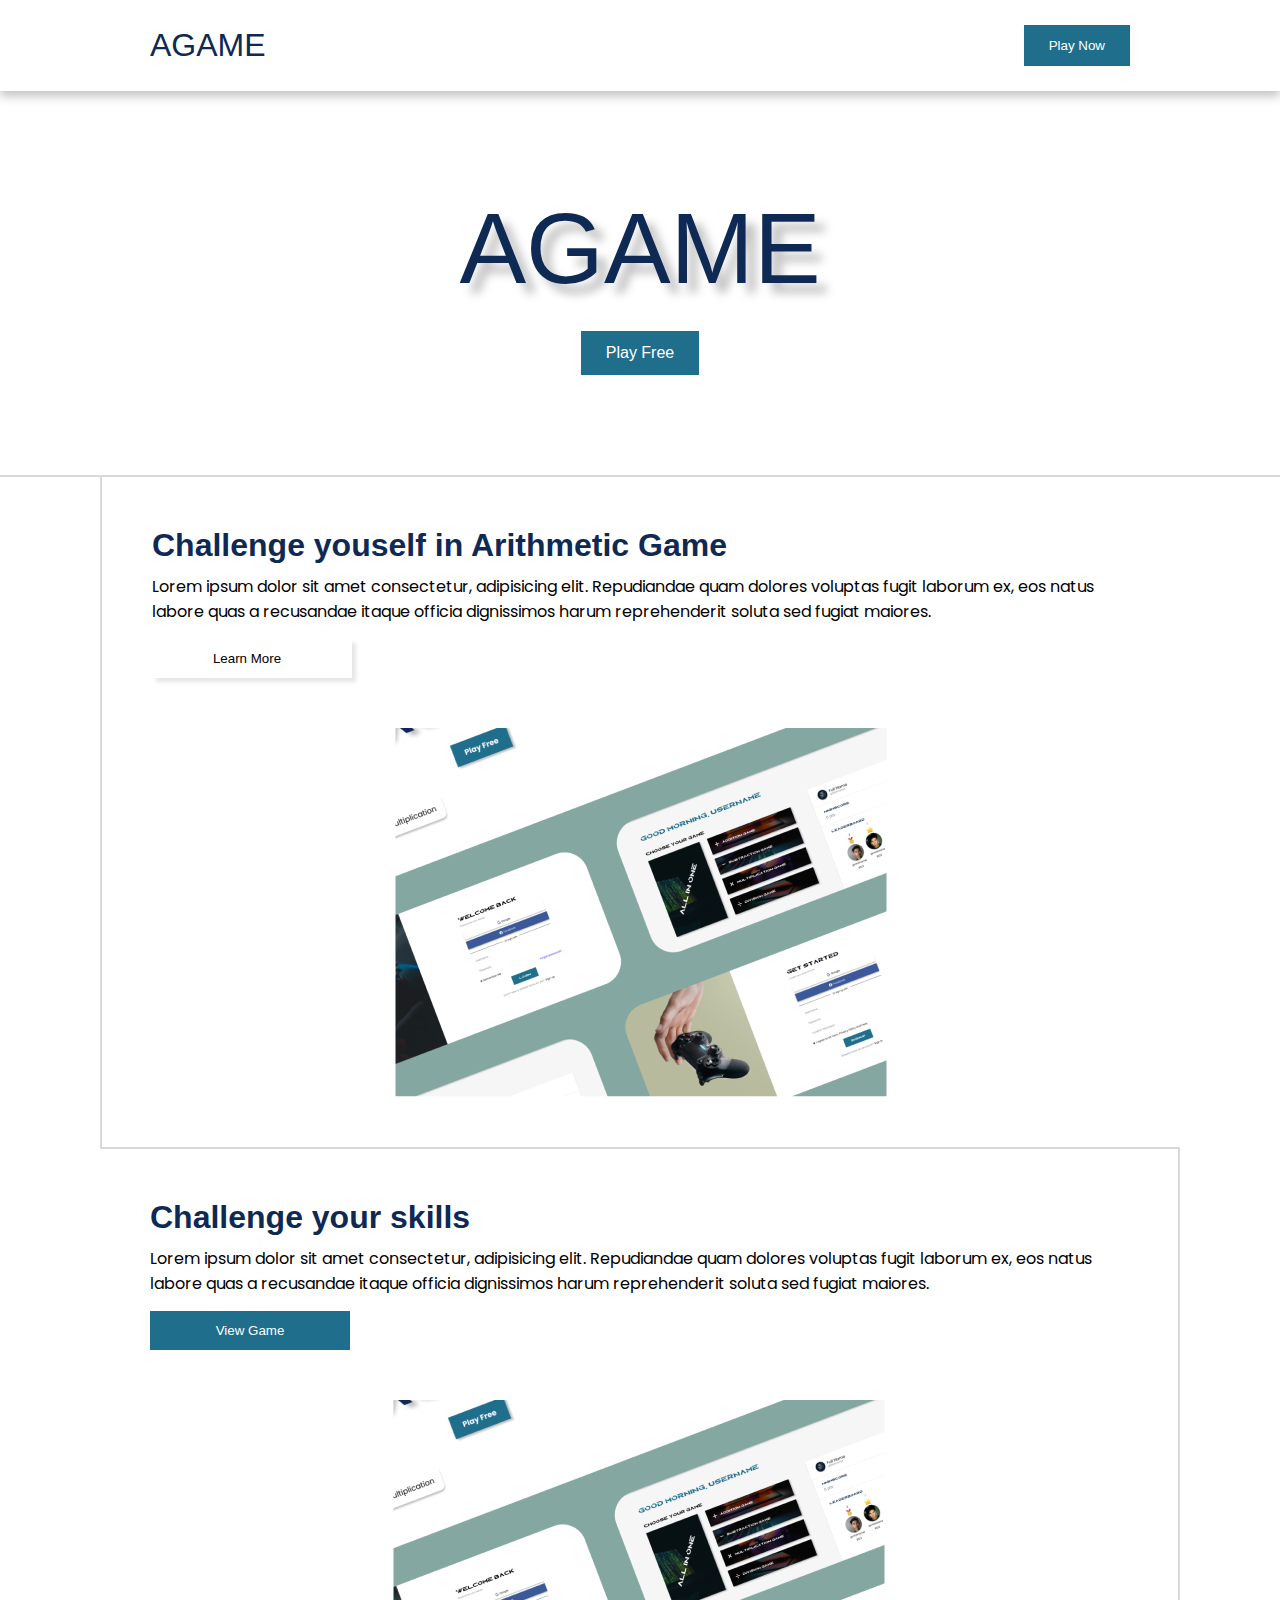
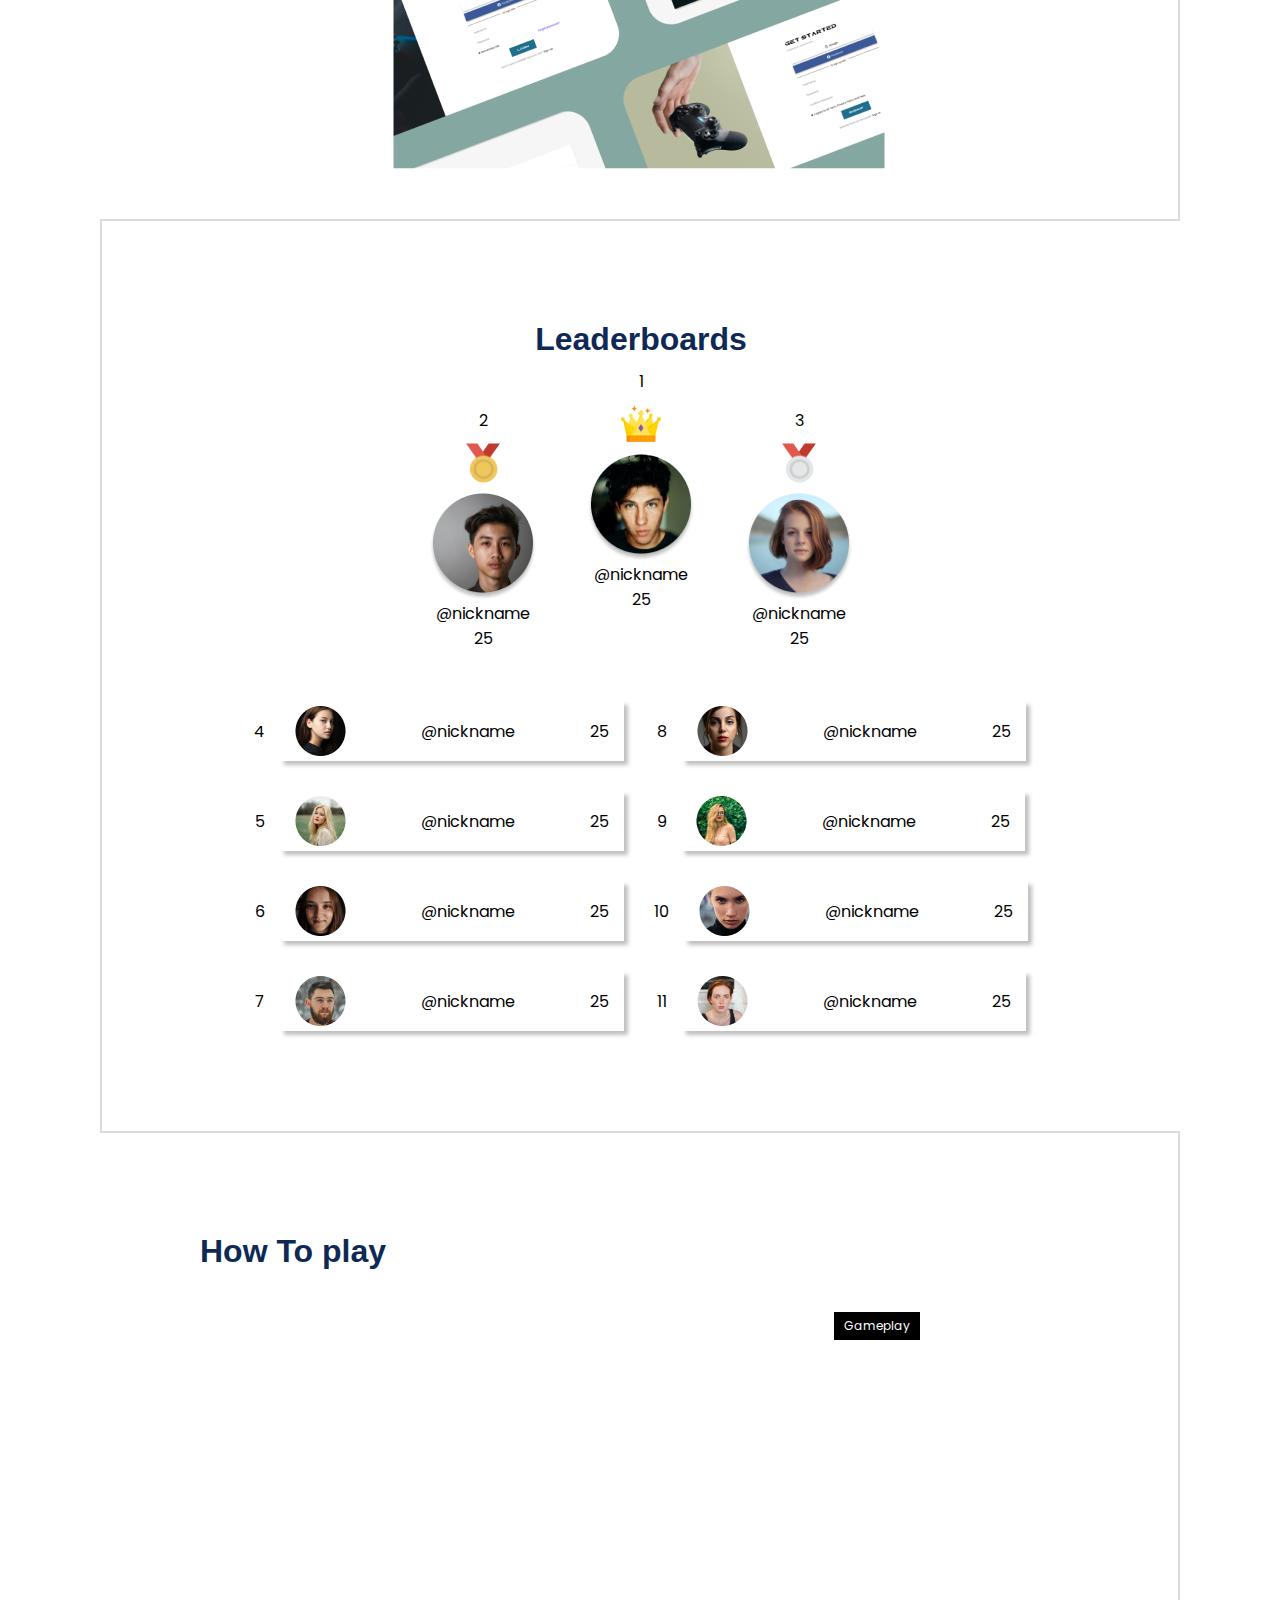
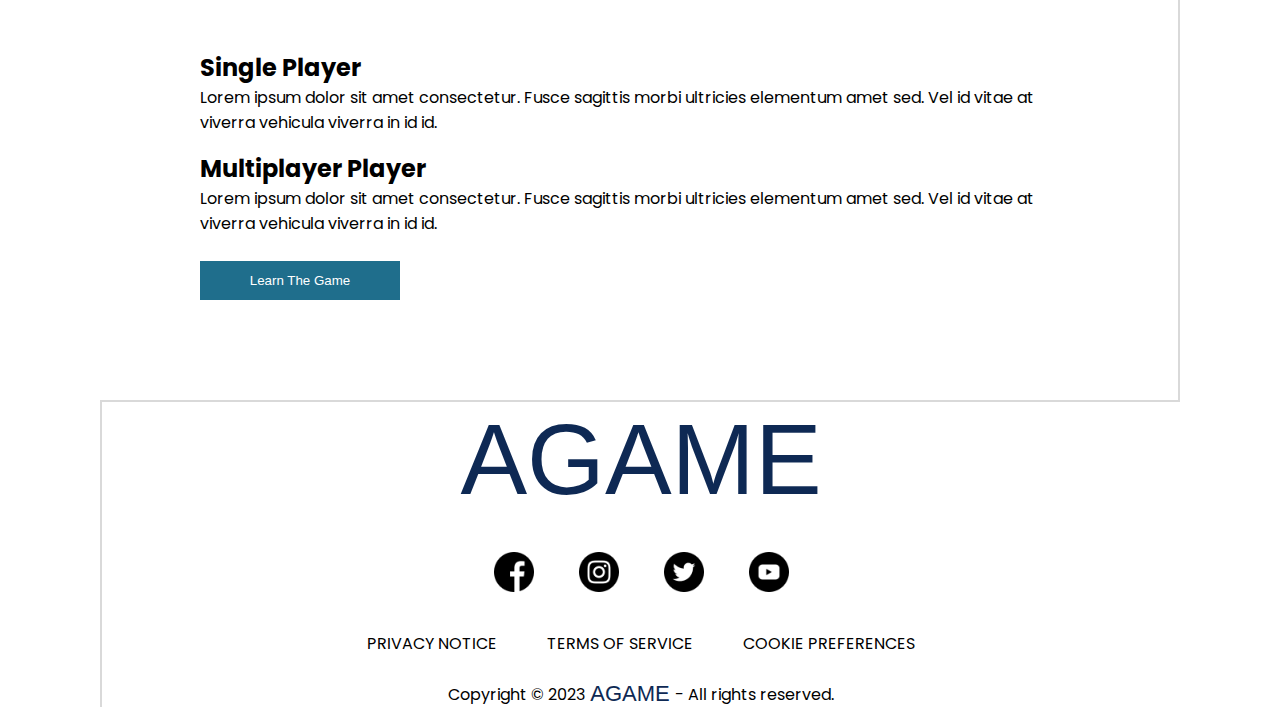
<file: pages/welcomepage.html>
<!DOCTYPE html>
<html lang="en">
  <head>
    <meta charset="UTF-8" />
    <meta name="viewport" content="width=device-width, initial-scale=1.0" />
    <link
      rel="stylesheet"
      href="https://cdnjs.cloudflare.com/ajax/libs/font-awesome/6.2.1/css/all.min.css"
      integrity="sha512-MV7K8+y+gLIBoVD59lQIYicR65iaqukzvf/nwasF0nqhPay5w/9lJmVM2hMDcnK1OnMGCdVK+iQrJ7lzPJQd1w=="
      crossorigin="anonymous"
      referrerpolicy="no-referrer"
    />
    <link
      href="https://fonts.cdnfonts.com/css/modern-warfare"
      rel="stylesheet"
    />
    <link
      href="https://fonts.googleapis.com/css2?family=Alex+Brush&family=Playfair+Display+SC:wght@700&family=Poppins:ital,wght@0,300;0,400;0,700;1,700&display=swap"
      rel="stylesheet"
    />
    <link rel="stylesheet" href="/css/welcome-page.css" />
    <title>Welcome</title>
  </head>
  <body>
    <header>
      <span class="logo">AGAME</span>
      <nav>
        <div class="main-navbar"><a href="">Home</a><a href="">Why play agame?</a>
          <a href="">Interface</a><a href="">leaderboards</a
          ><a href="">how to play</a></div>
            
          <i class="fa-solid fa-bars-staggered barsBtn"></i>
        <button class="play-now-button">Play Now</button>
      </nav>
    </header>

    <div class="navbar-overlay"></div>
    <div class="navbar-modal">
      <span class="logo">AGAME</span>
      <div class="main-navbar"><a href="">Home</a><a href="">Why play agame?</a>
      <a href="">Interface</a><a href="">leaderboards</a
      ><a href="">how to play</a></div></div>
    
    <div class="play-now-modal">
      <div class="account-setup">
        <div class="logo-and-closeBtn">
          <span class="logo">AGAME</span
          ><i class="fa-solid fa-xmark close-button"></i>
        </div>

        <div class="setup-title-and-setup-buttons">
          <h1 class="setup-title">Set Up Play</h1>

          <div class="account-setup-buttons">
            <div class="signup">
              <span class="signup-title">I don’t have a AGAME account yet</span>
              <a href="" class="signup-button">Signup</a>
            </div>

            <div class="login">
              <span class="login-title">I have a AGAME account</span>
              <a href="/pages/login.html" class="login-button">Login</a>
            </div>
          </div>
        </div>
      </div>
    </div>
    <div class="play-now-overlay"></div>

    <section class="section-1">
      <div class="logo-and-play-free">
        <span class="logo">AGAME</span>
        <div class="play-free">Play Free</div>
      </div>
    </section>

    <section class="section-2">
      <div class="section-2-content">
        <div class="left-side">
          <div class="welcome">
            <h1>Challenge youself in Arithmetic Game</h1>
            <p>
              Lorem ipsum dolor sit amet consectetur, adipisicing elit.
              Repudiandae quam dolores voluptas fugit laborum ex, eos natus
              labore quas a recusandae itaque officia dignissimos harum
              reprehenderit soluta sed fugiat maiores.
            </p>
          </div>
          <button class="learnMoreBtn">
            Learn More<i class="fa-solid fa-arrow-turn-down"></i>
          </button>
        </div>

        <img src="/images/sectionImages/section-one-image.png" alt="" />
      </div>
    </section>

    <section class="section-3">
      <div class="section-3-content">
        <img src="/images/sectionImages/section-one-image.png" alt="" />

        <div class="right-side">
          <div class="welcome">
            <h1>Challenge your skills</h1>
            <p>
              Lorem ipsum dolor sit amet consectetur, adipisicing elit.
              Repudiandae quam dolores voluptas fugit laborum ex, eos natus
              labore quas a recusandae itaque officia dignissimos harum
              reprehenderit soluta sed fugiat maiores.
            </p>
          </div>
          <button class="viewGameBtn">View Game</button>
        </div>
      </div>
    </section>

    <section class="section-4">
      <div class="section-4-content">
        <h1>Leaderboards</h1>
        <div class="leaderboard-top-1-to-3">
          <div class="top-2-user top-user">
            <span>2</span>
            <img
              class="user-medal"
              src="/images/sectionImages/gold-medal.png"
              alt=""
            />
            <div class="user-information">
              <img
                class="user-profile"
                src="/images/user/user-2.png"
                alt="User"
              />
              <span class="user-nickname">@nickname</span>
              <span class="user-score">25</span>
            </div>
          </div>

          <div class="top-1-user top-user">
            <span>1</span>
            <img
              class="user-medal"
              src="/images/sectionImages/king.png"
              alt="User"
            />
            <div class="user-information">
              <img
                class="user-profile"
                src="/images/user/user-1.png"
                alt="User"
              />
              <span class="user-nickname">@nickname</span>
              <span class="user-score">25</span>
            </div>
          </div>

          <div class="top-3-user top-user">
            <span>3</span>
            <img
              class="user-medal"
              src="/images/sectionImages/silver-medal.png"
              alt="User"
            />
            <div class="user-information">
              <img
                class="user-profile"
                src="/images/user/user-3.png"
                alt="User"
              />
              <span class="user-nickname">@nickname</span>
              <span class="user-score">25</span>
            </div>
          </div>
        </div>

        <div class="leaderboard-top-1-to-11">
          <div class="leaderboard-top-4-to-7">
            <div class="top-4-user top-user">
              <span>4</span>
              <div class="user-information">
                <img src="/images/user/user-4.png" alt="User Profile" />
                <span class="user-nickname">@nickname</span>
                <span class="user-score">25</span>
              </div>
            </div>

            <div class="top-5-user top-user">
              <span>5</span>
              <div class="user-information">
                <img src="/images/user/user-5.png" alt="User Profile" />
                <span class="user-nickname">@nickname</span>
                <span class="user-score">25</span>
              </div>
            </div>

            <div class="top-6-user top-user">
              <span>6</span>
              <div class="user-information">
                <img src="/images/user/user-6.png" alt="User Profile" />
                <span class="user-nickname">@nickname</span>
                <span class="user-score">25</span>
              </div>
            </div>

            <div class="top-7-user top-user">
              <span>7</span>
              <div class="user-information">
                <img src="/images/user/user-7.png" alt="User Profile" />
                <span class="user-nickname">@nickname</span>
                <span class="user-score">25</span>
              </div>
            </div>
          </div>

          <div class="leaderboard-top-8-to-11">
            <div class="top-8-user top-user">
              <span>8</span>
              <div class="user-information">
                <img src="/images/user/user-8.png" alt="User Profile" />
                <span class="user-nickname">@nickname</span>
                <span class="user-score">25</span>
              </div>
            </div>

            <div class="top-9-user top-user">
              <span>9</span>
              <div class="user-information">
                <img src="/images/user/user-9.png" alt="User Profile" />
                <span class="user-nickname">@nickname</span>
                <span class="user-score">25</span>
              </div>
            </div>

            <div class="top-10-user top-user">
              <span>10</span>
              <div class="user-information">
                <img src="/images/user/user-10.png" alt="User Profile" />
                <span class="user-nickname">@nickname</span>
                <span class="user-score">25</span>
              </div>
            </div>

            <div class="top-11-user top-user">
              <span>11</span>
              <div class="user-information">
                <img src="/images/user/user-11.png" alt="User Profile" />
                <span class="user-nickname">@nickname</span>
                <span class="user-score">25</span>
              </div>
            </div>
          </div>
        </div>
      </div>
    </section>
    <section class="section-5">
      <div class="section-5-content">
        <h1>How To play</h1>
        <div class="video-gameplay-and-game-info-button">
          <div class="video">
            <video src="/videos/example.mp4" autoplay loop muted></video>
            <span class="gameplay-text">Gameplay</span>
          </div>

          <div class="game-info-and-button">
            <div class="game-info">
              <div class="single-player">
                <h2>Single Player</h2>
                <p>
                  Lorem ipsum dolor sit amet consectetur. Fusce sagittis morbi
                  ultricies elementum amet sed. Vel id vitae at viverra vehicula
                  viverra in id id.
                </p>
              </div>
              <div class="multiplayer-player">
                <h2>Multiplayer Player</h2>
                <p>
                  Lorem ipsum dolor sit amet consectetur. Fusce sagittis morbi
                  ultricies elementum amet sed. Vel id vitae at viverra vehicula
                  viverra in id id.
                </p>
              </div>
            </div>
            <button class="learn-the-game-button">Learn The Game</button>
          </div>
        </div>
      </div>
    </section>

    <footer>
      <div class="footer-content">
        <span class="logo">AGAME</span>
        <div class="main-footer">
          <div class="social-media">
            <a href="" class="facebook socmed">
              <img src="/images/socialmedia/facebook.png" alt="Facebook" />
            </a>

            <a href="" class="Instagram socmed">
              <img src="/images/socialmedia/instagram.png" alt="Instagram" />
            </a>

            <a href="" class="twitter socmed">
              <img src="/images/socialmedia/twitter.png" alt="Twitter" />
            </a>

            <a href="" class="youtube socmed">
              <img src="/images/socialmedia/youtube.png" alt="Youtube" />
            </a>
          </div>

          <div class="links">
            <a href="">PRIVACY NOTICE</a><a href="">TERMS OF SERVICE</a
            ><a href="">COOKIE PREFERENCES</a>
          </div>

          <div class="copyright">
            <span
              >Copyright © 2023
              <div class="logo">AGAME</div>
              - All rights reserved.</span
            >
          </div>
        </div>
      </div>
    </footer>
    <script src="/js/welcome-page.js"></script>
  </body>
</html>
</file>
<file: css/welcome-page.css>
:root {
  --primary-fonts: "Modern Warfare", sans-serif;
  --secondary-font: "Poppins", sans-serif;
  --primary-color: #0e2954;
  --secondary-color: #1f6e8c;
  --support-color-1: #000;
  --support-color-2: #fff;
}

* {
  margin: 0;
  padding: 0;
  box-sizing: border-box;
  text-decoration: none;
  font-family: var(--primary-fonts);
}

header,
nav,
header .main-navbar,
section {
  display: flex;
}

section,
footer {
  padding: 0px 150px;
}

header {
  justify-content: space-between;
  padding: 25px 150px;
  align-items: center;

  box-shadow: 0px 5px 10px rgba(0, 0, 0, 0.25);
}

nav {
  gap: 30px;
  align-items: center;
}

.main-navbar {
  gap: 20px;
}

.main-navbar a:hover {
  color: var(--secondary-color);
}

.barsBtn {
  display: none;
}

.navbar-modal {
  display: none;
}

header .logo,
.play-now-modal .logo {
  font-size: 32px;
  color: var(--primary-color);
}

header nav a {
  color: var(--support-color-1);
  font-size: 12px;
}

.play-now-button {
  background: var(--secondary-color);
  font-family: var(--primary-fonts);
  border: 1px solid var(--secondary-color);
  color: var(--support-color-2);
  padding: 12px 24px;

  cursor: pointer;
}

.play-now-button:hover {
  background: none;
  border: 1px solid var(--secondary-color);
  color: var(--secondary-color);
}

.play-now-modal {
  display: none;
}

.play-now-modal.visible {
  display: flex;

  position: fixed;
  top: 50%;
  left: 50%;
  transform: translate(-50%, -50%);
  background: var(--support-color-2);
  z-index: 100;
}

.play-now-overlay {
  display: none;
}

.play-now-overlay.visible {
  display: flex;

  position: fixed;
  top: 0;
  left: 0;
  right: 0;
  bottom: 0;

  background: rgba(255, 255, 255, 0.5);
  filter: blur(100px);

  z-index: 5;
}

.navbar-overlay {
  display: none;
}

.account-setup,
.logo-and-closeBtn,
.setup-title-and-setup-buttons,
.account-setup-buttons,
.account-setup-buttons .signup,
.account-setup-buttons .login {
  display: flex;
}

.account-setup {
  flex-direction: column;
  gap: 10px;
  padding: 15px;
  width: 500px;
}

.logo-and-closeBtn {
  justify-content: space-between;
  align-items: center;
}

.close-button {
  cursor: pointer;
  font-size: 24px;
}

.setup-title-and-setup-buttons {
  flex-direction: column;
  gap: 25px;
}

.setup-title {
  font-size: 16px;
  text-align: center;
}

.account-setup-buttons {
  gap: 50px;
  justify-content: center;
}

.account-setup-buttons .signup .signup-title,
.account-setup-buttons .login .login-title {
  font-size: 10px;
  font-family: var(--secondary-font);
}

.account-setup-buttons .signup,
.account-setup-buttons .login {
  flex-direction: column;
  text-align: center;
  gap: 5px;
}

.account-setup-buttons .signup a,
.account-setup-buttons .login a {
  width: 150px;
  padding: 12px 24px;
}

.account-setup-buttons .signup a {
  background: none;
  border: 1px solid var(--secondary-color);
  color: var(--secondary-color);
}

.account-setup-buttons .signup a:hover {
  background: var(--secondary-color);
  border: 1px solid var(--secondary-color);
  color: var(--support-color-2);
}

.account-setup-buttons .login a {
  background: var(--secondary-color);
  border: 1px solid var(--secondary-color);
  color: var(--support-color-2);
}

.account-setup-buttons .login a:hover {
  background: none;
  border: 1px solid var(--secondary-color);
  color: var(--secondary-color);
}

.section-1 .section-1-content h1,
.section-2 .section-2-content h1,
.section-3 .section-3-content h1,
.section-4 .section-4-content h1,
.section-5 .section-5-content h1 {
  font-size: 32px;
  color: var(--primary-color);
}

/* WELCOME PAGE SECTION ONE(1) */
.section-1 {
  padding: 100px 0px;
  border-bottom: 2px solid #d9d9d9;
}

.section-1,
.section-1 .logo-and-play-free {
  display: flex;
}

.section-1 {
  justify-content: center;
}

.section-1 .logo-and-play-free {
  flex-direction: column;
  justify-content: center;
  align-items: center;
  gap: 25px;
}

.section-1 .logo {
  font-size: 100px;
  color: var(--primary-color);

  text-shadow: 10px 10px 10px rgba(0, 0, 0, 0.25);
}

.play-free {
  background: var(--secondary-color);
  font-family: var(--primary-fonts);
  border: 1px solid var(--secondary-color);
  color: #fff;
  padding: 12px 24px;

  cursor: pointer;
}

.play-free:hover {
  background: none;
  border: 1px solid var(--secondary-color);
  color: var(--secondary-color);
}

/* WELCOME PAGE SECTION TWO(2) and WELCOME PAGE SECTION THREE(3) */
.section-2 .section-2-content,
.section-3 .section-3-content {
  display: flex;
  gap: 50px;
  justify-content: center;
  /* align-items: center; */
  padding: 50px;
  border-bottom: 2px solid #d9d9d9;
}

.section-2 .section-2-content {
  border-left: 2px solid #d9d9d9;
}

/* .section-2 .section-2-content .left-side {
  width: 500px;
} */

.section-3 .section-3-content {
  border-right: 2px solid #d9d9d9;
}

.section-2 .section-2-content .left-side,
.section-2 .section-2-content .welcome,
.section-3 .section-3-content .right-side,
.section-3 .section-3-content .welcome {
  display: flex;
  flex-direction: column;
}

.section-2 .section-2-content .left-side,
.section-3 .section-3-content .right-side {
  gap: 15px;
}

.section-2 .section-2-content .welcome,
.section-3 .section-3-content .welcome {
  gap: 10px;
}

.section-2 h1,
.section-3 h1 {
  color: var(--primary-color);
}

.section-2 p,
.section-3 p {
  font-family: var(--secondary-font);
  font-size: 16px;
}

.section-2 .learnMoreBtn {
  display: flex;
  gap: 10px;
  align-items: center;
  justify-content: center;
  padding: 12px 24px;
  background: var(--support-color-2);
  border: none;
  box-shadow: 4px 4px 4px rgba(0, 0, 0, 0.1);
  width: 200px;
  cursor: pointer;
}

.section-3 .viewGameBtn {
  display: flex;
  gap: 5px;
  align-items: center;
  justify-content: center;
  background: var(--secondary-color);
  font-family: var(--primary-fonts);
  border: var(--secondary-color);
  color: var(--support-color-2);
  padding: 12px 24px;
  width: 200px;

  cursor: pointer;
}

/* WELCOME PAGE SECTION FOUR(4)*/
.section-4 .section-4-content {
  display: flex;
  flex-direction: column;
  gap: 50px;

  align-items: center;
  padding: 100px;
  border-bottom: 2px solid #d9d9d9;
  border-left: 2px solid #d9d9d9;
  width: 100%;
}

.section-4 .section-4-content,
.section-4 .section-4-content .leaderboard-top-1-to-3 .top-user,
.section-4 .section-4-content .leaderboard-top-1-to-3 .user-information {
  display: flex;
  flex-direction: column;
}

.section-4 .section-4-content .leaderboard-top-1-to-3 {
  display: flex;
  gap: 50px;
}

.section-4 .section-4-content .leaderboard-top-1-to-3 .top-user,
.section-4 .section-4-content .leaderboard-top-1-to-3 .user-information {
  align-items: center;
}

.section-4 .section-4-content .leaderboard-top-1-to-3 .top-user {
  gap: 10px;
}

.section-4 .section-4-content .leaderboard-top-1-to-3 .top-1-user {
  margin-top: -39.5px;
  margin-bottom: -39.5px;
}

.section-4 .section-4-content .leaderboard-top-1-to-3 .user-medal {
  width: 40px;
  height: 40px;
}

.section-4 .section-4-content .leaderboard-top-1-to-3 .user-profile {
  width: 108px;
  height: 108px;
}

.section-4 .section-4-content span {
  font-family: var(--secondary-font);
}

.section-4 .section-4-content .leaderboard-top-1-to-11,
.section-4 .section-4-content .leaderboard-top-4-to-7,
.section-4 .section-4-content .leaderboard-top-4-to-7 .top-user,
.section-4 .section-4-content .leaderboard-top-4-to-7 .user-information,
.section-4 .section-4-content .leaderboard-top-8-to-11,
.section-4 .section-4-content .leaderboard-top-8-to-11 .top-user,
.section-4 .section-4-content .leaderboard-top-8-to-11 .user-information {
  display: flex;
  align-items: center;
}

.section-4 .section-4-content .leaderboard-top-1-to-11 {
  justify-content: center;
  flex-wrap: wrap;
  gap: 30px;
}
.section-4 .section-4-content .leaderboard-top-4-to-7,
.section-4 .section-4-content .leaderboard-top-8-to-11 {
  flex-direction: column;
  gap: 30px;
}

.section-4 .section-4-content .leaderboard-top-4-to-7 .top-user,
.section-4 .section-4-content .leaderboard-top-8-to-11 .top-user {
  gap: 15px;

}

.section-4 .section-4-content .leaderboard-top-4-to-7 .user-information,
.section-4 .section-4-content .leaderboard-top-8-to-11 .user-information {
  gap: 75px;
  padding: 5px 15px;
  box-shadow: 4px 4px 4px rgba(0, 0, 0, 0.25);
  
}

/* WELCOME PAGE SECTION FIVE(5)*/
.section-5 .section-5-content {
  padding: 100px;
  border-right: 2px solid #d9d9d9;
  border-bottom: 2px solid #d9d9d9;
}

.section-5 .section-5-content .video-gameplay-and-game-info-button {
  display: flex;
  gap: 30px;
  align-items: center;
}

.section-5
  .section-5-content
  .video-gameplay-and-game-info-button
  .game-info-and-button,
.section-5 .section-5-content .video-gameplay-and-game-info-button .game-info {
  display: flex;
  flex-direction: column;
}

.section-5 .section-5-content .video-gameplay-and-game-info-button .video {
  width: 550px;
  height: 350px;
  position: relative;
}

.section-5 .section-5-content .video-gameplay-and-game-info-button video {
  width: 550px;
  height: 350px;
}

.section-5 .section-5-content .video-gameplay-and-game-info-button span {
  background: var(--support-color-1);
  color: var(--support-color-2);
  padding: 5px 10px;
  position: absolute;
  right: -1%;
  top: 12%;

  font-family: var(--secondary-font);
  font-size: 12px;
}

.section-5
  .section-5-content
  .video-gameplay-and-game-info-button
  .game-info-and-button {
  gap: 25px;
}

.section-5 .section-5-content .video-gameplay-and-game-info-button .game-info {
  gap: 16px;
}

.section-5
  .section-5-content
  .video-gameplay-and-game-info-button
  .game-info-and-button
  h2,
.section-5
  .section-5-content
  .video-gameplay-and-game-info-button
  .game-info-and-button
  p,
.section-5
  .section-5-content
  .video-gameplay-and-game-info-button
  .game-info-and-button
  button {
  font-family: var(--secondary-font);
}

.section-5
  .section-5-content
  .video-gameplay-and-game-info-button
  .game-info-and-button
  button {
  background: var(--secondary-color);
  font-family: var(--primary-fonts);
  border: var(--secondary-color);
  color: #fff;
  padding: 12px 24px;
  width: 200px;

  cursor: pointer;
}

/* WELCOME PAGE FOOTER */
footer .footer-content {
 
  display: flex;
  flex-direction: column;
  gap: 25px;
  align-items: center;

  border-left: 2px solid #d9d9d9;
}

footer .footer-content .logo {
  font-size: 100px;
  color: var(--primary-color);
}

footer .footer-content .main-footer {
  display: flex;
  flex-direction: column;
  gap: 25px;
  align-items: center;
}

footer .footer-content .main-footer .social-media,
footer .footer-content .main-footer .links,
footer .footer-content .main-footer .copyright span {
  display: flex;
}

footer .footer-content .main-footer .social-media {
  gap: 25px;
}

footer .footer-content .main-footer .links {
  gap: 50px;
}

footer .footer-content .main-footer .links a {
  color: var(--support-color-1);
}

footer .footer-content .main-footer .copyright span {
  gap: 5px;
  align-items: center;
}

footer .footer-content .main-footer .social-media .socmed {
  background: var(--support-color-2);
  border-radius: 5px;
  padding: 10px;
}

footer .footer-content .main-footer .social-media .socmed img {
  width: 40px;
}

footer .footer-content .main-footer .links a,
footer .footer-content .main-footer .copyright span {
  font-family: var(--secondary-font);
}

footer .footer-content .main-footer .copyright .logo {
  font-size: 22px;
}

@media screen and (max-width: 1400px) {
  header .main-navbar {
    display: none;
  }

  .barsBtn {
    display: flex;
    font-size: 24px;

    cursor: pointer;
  }

  .navbar-modal.visible {
  display: flex;
  gap: 50px;
  flex-direction: column;

  padding: 25px 50px;

  position: fixed;
  top: 0;
  left: 0;
  bottom: 0;

  width: 400px;
  background: var(--support-color-2);
  z-index: 100;
}

.navbar-overlay.visible {
  display: flex;
  position: fixed;
  top: 0;
  left: 0;
  right: 0;
  bottom: 0;

  background: var(--support-color-2);
  filter: blur(150px);
  z-index: 5;
}

  .navbar-modal .logo {
    font-size: 50px;
    color: var(--primary-color);
  }

  .navbar-modal .main-navbar {
    display: flex;
    gap: 20px;
    flex-direction: column;
  }

  .navbar-modal .main-navbar a{
    color: var(--support-color-1); 
    width: fit-content;
  }

  .navbar-modal .main-navbar a:hover {
    color: var(--secondary-color);
  }

  .navbar-modal.visible {
    display: flex;
    gap: 50px;
    flex-direction: column;
  
    padding: 25px 50px;
  
    position: fixed;
    top: 0;
    left: 0;
    bottom: 0;
  
    width: 400px;
    background: var(--support-color-2);
    z-index: 100;
  }
  
  .navbar-overlay.visible {
    display: flex;
    position: fixed;
    top: 0;
    left: 0;
    right: 0;
    bottom: 0;
  
    background: var(--support-color-2);
    filter: blur(150px);
    z-index: 5;
  }

  section,
  footer {
    padding: 0px 100px;
  }
}

@media screen and (max-width: 1300px) {
  .section-2 .section-2-content {
    flex-direction: column;
    align-items: center;
  }

  .section-3 .section-3-content {
    flex-direction: column-reverse;
    align-items: center
  }

  .section-5 .section-5-content .video-gameplay-and-game-info-button {
    flex-direction: column;
  }
  
}

@media screen and (max-width: 1100px) {
  header {
    padding: 25px 25px;
  }
  
  header .logo {
    font-size: 24px;
  }

  .barsBtn {
    font-size: 16px;
  }

  .section-2 .section-2-content,
  .section-3 .section-3-content,
  .section-4 .section-4-content,
  .section-5 .section-5-content {
    padding: 40px;
  }
  .section-1 .logo {
    font-size: 60px;
  }

  .play-now-button,
  .play-free
   {
    padding: 8px 16px;
    font-size: 12px;
  }
  
  .account-setup-buttons .signup a, .account-setup-buttons .login a {
    font-size: 10px;
  }

  .play-now-modal .logo {
    font-size: 24px;
  }
  .setup-title {
    font-size: 12px;
  }

  .account-setup {
    width: 480px;
  }

  .section-2 .section-2-content h1 {
    font-size: 28px;
  }

  .section-2 .section-2-content p {
    font-size: 12px;
  }

  section {
    padding: 0px 50px;
  }

  footer .footer-content .main-footer .links a {
    font-size: 12px;
  }
}

@media screen and (max-width: 750px) {
  section,
  footer {
    padding: 0px 15px;
  }

  .section-2 .section-2-content,
  .section-3 .section-3-content,
  .section-4 .section-4-content,
  .section-5 .section-5-content {
    padding: 25px;
  }

  .account-setup {
    width: 420px;
  }
}

@media screen and (max-width: 600px) {
  section,
  footer {
    padding: 5px;
  }  

  footer .footer-content .logo {
    font-size: 70px;
}

}

@media screen and (max-width: 565px) {
  .section-2 .section-2-content .left-side,
  .section-3 .section-3-content .right-side,
  .section-2 .section-2-content img,
  .section-3 .section-3-content img  {
    width: 460px;
  }

  
  .section-5 .section-5-content .video-gameplay-and-game-info-button .video {
    width: 430px;
  }
 
  .section-5 .section-5-content .video-gameplay-and-game-info-button video {
    width: 430px;
  }
}

@media screen and (max-width: 500px) {
  .section-2 .section-2-content .left-side,
  .section-3 .section-3-content .right-side,
  .section-2 .section-2-content img,
  .section-3 .section-3-content img  {
    width: 420px;
  }

  .section-2 .section-2-content,
  .section-3 .section-3-content,
  .section-4 .section-4-content,
  .section-5 .section-5-content {
    padding: 25px;
  }

  .section-4 .section-4-content .leaderboard-top-1-to-3 {
    gap: 25px;
  }
  
}
@media screen and (max-width: 450px) {
  header {
    display: flex;
  }

  .section-2 .section-2-content .left-side,
  .section-3 .section-3-content .right-side,
  .section-2 .section-2-content img,
  .section-3 .section-3-content img  {
    width: 370px;
  }

  .section-5 .section-5-content .video-gameplay-and-game-info-button .video {
    width: 340px;
  }
 
  .section-5 .section-5-content .video-gameplay-and-game-info-button video {
    width: 340px;
  }

  .section-2 .section-2-content,
  .section-3 .section-3-content,
  .section-4 .section-4-content,
  .section-5 .section-5-content {
    padding: 15px;
  }
}
</file>
<file: css/game.css>
:root {
  --primary-fonts: "Modern Warfare", sans-serif;
  --secondary-font: "Poppins", sans-serif;
  --primary-color: #0e2954;
  --secondary-color: #1f6e8c;
  --support-color-1: #000;
  --support-color-2: #fff;
}

* {
  margin: 0;
  padding: 0;
  box-sizing: border-box;
  text-decoration: none;
  font-family: var(--primary-fonts);
}

.game-title {
  padding: 0px 150px;
  display: flex;
  gap: 15px;
  align-items: center;
  justify-content: center;
}

.game-title .operation-title,
.game-title .operation-title-text {
  color: var(--secondary-color);
}

.game-title .operation-title {
  font-family: var(--secondary-font);
  font-size: 60px;
}

.game-title .operation-title-text {
  font-size: 40px;
}

.timer-and-buttons {
  display: flex;
  flex-direction: column;
  align-items: center;
}

.game-timer {
  font-family: var(--secondary-font);
  color: var(--support-color-1);
  font-weight: 700;
  font-size: 50px;
}

.timer-and-buttons .buttons {
  display: flex;
  gap: 15px;
}

.buttons .start-button {
  background: var(--secondary-color);
  color: var(--support-color-2);
  padding: 10px 20px;
  border: 1px solid var(--secondary-color);

  cursor: pointer;
}

.start-button:hover {
  background: none;
  color: var(--secondary-color);
  border: 1px solid var(--secondary-color);
}

.start-button.disabled {
  pointer-events: none;
}

.quit-button {
  background: red;
  color: var(--support-color-2);
  padding: 10px 20px;
  border: 1px solid red;

  pointer-events: none;
}

.quit-button:hover {
  background: none;
  color: red;
  border: 1px solid red;
}

.quit-button.abled {
  pointer-events: auto;
  cursor: pointer;
}

.quit-modal {
  display: none;
}

.quit-modal.visible {
  display: flex;
  flex-direction: column;
  gap: 15px;
  align-items: center;
  justify-content: center;
  padding: 25px 50px;
  border: 1px solid black;
  background: var(--support-color-2);

  position: fixed;
  top: 50%;
  left: 50%;
  transform: translate(-50%, -50%);

  z-index: 100;
}

.quit-overlay {
  display: none;
}

.quit-overlay.visible {
  display: flex;

  position: fixed;
  top: 0;
  left: 0;
  right: 0;
  bottom: 0;

  background: rgba(255, 255, 255, 0.5);
  filter: blur(100px);

  z-index: 5;
}

.quit-modal .quit-buttons {
  display: flex;
  gap: 10px;
}

.quit-modal h2 {
  color: var(--primary-color);
}

.quit-buttons button {
  padding: 5px 10px;
  font-family: var(--secondary-font);

  cursor: pointer;
}

.arithmetic-solving-and-user-game-information {
  display: flex;
  flex-wrap: wrap;
  gap: 100px;
  justify-content: center;

  padding: 25px 0px;
}

.problem span {
  font-family: var(--secondary-font);
}

.problem .operation {
  font-size: 50px;
  font-weight: 700;
}

.equals-to {
  font-weight: 700;
}

.answer {
  font-family: var(--secondary-font);
  text-align: center;

  width: 320px;
  height: 50px;
  font-size: 24px;
}

.game-content {
  padding: 5px 150px;
}

.arithmetic-solving,
.reveal-answer {
  display: flex;
  gap: 20px;
  flex-direction: column;
  align-items: center;
}

.arithmetic-solving .answer-question,
.arithmetic-solving .problem span,
.arithmetic-solving .reveal-answer {
  font-size: 30px;
}

.reveal-answer span,
.arithmetic-solving .question-mark {
  font-family: var(--secondary-font);
}

.arithmetic-solving .problem {
  display: flex;
  gap: 100px;
}

.arithmetic-solving .answerBtn {
  padding: 10px 20px;

  pointer-events: none;
}

.arithmetic-solving .answerBtn.abled {
  pointer-events: auto;
  cursor: pointer;
}

.user-game-information {
  display: flex;
  gap: 24px;
  flex-direction: column;
}

.profile-and-name {
  display: flex;
  gap: 15px;
  align-items: center;
}

.profile-and-name .user-profile,
.profile-and-name .user-profile img {
  width: 50px;
  height: 50px;
}

.profile-and-name .name {
  display: flex;
  flex-direction: column;
}

.profile-and-name .name span {
  font-family: var(--secondary-font);
}

.profile-and-name .name .fullname {
  font-size: 16px;
}

.profile-and-name .name .nickname {
  color: #7a7878;
  font-size: 14px;
}

.score-text,
.score-number,
.highscore-text,
.highscore-number {
  font-family: var(--secondary-font);
  font-size: 24px;
}

.score-text,
.highscore-text {
  font-weight: 700;
}

.score-number,
.highscore-number {
  font-weight: 500;
}

body.wrong {
  background: red;
}

body.correct {
  color: green;
}

.answer:disabled {
  background-color: #eee; /* Change the background color to visually indicate it's disabled */
  color: #888; /* Change the text color to make it less prominent */
}

@media screen and (max-width: 1039px) {
  .game-content {
    padding: 5px 50px;
  }
  .arithmetic-solving-and-user-game-information {
    gap: 50px;
  }

  .arithmetic-solving .answer-question {
    font-size: 24px;
  }

  .game-title {
    padding: 25px 25px;
  }
  .game-title .operation-title-text {
    font-size: 30px;
  }

  .game-title .operation-title {
    font-size: 40px;
  }
}

@media screen and (max-width: 900px) {
}
</file>
<file: css/header.css>
:root {
  --primary-fonts: "Modern Warfare", sans-serif;
  --secondary-font: "Poppins", sans-serif;
  --primary-color: #0e2954;
  --secondary-color: #1f6e8c;
  --support-color-1: #000;
  --support-color-2: #fff;
}

* {
  margin: 0;
  padding: 0;
  box-sizing: border-box;
  text-decoration: none;
  font-family: var(--primary-fonts);
}

header {
  padding: 15px 150px;
  background: var(--support-color-2);
}

.home-header {
  display: flex;
  justify-content: space-between;
  align-items: center;

  box-shadow: 2px 2px 2px rgba(0, 0, 0, 0.25);
}

.home-header .logo {
  font-size: 32px;
  color: var(--primary-color);
}

.home-header .main-navbar {
  display: flex;
  gap: 30px;
  align-items: center;
}

.home-header .main-navbar a {
  font-size: 12px;
  color: var(--support-color-1);
}

.home-header .main-navbar a:hover {
  color: var(--primary-color);
}

.barsBtn {
  display: none;
}

.home-header .user-profile img {
  width: 50px;
  height: 50px;
}

@media screen and (max-width: 1200px) {
  header {
    padding: 15px 100px;
  }
  .barsBtn {
    display: flex;
    font-size: 24px;
  }

  .main-navbar a {
    display: none;
  }
}

@media screen and (max-width: 1039px) {
  header {
    padding: 15px 25px;
  }
}
</file>
<file: css/home.css>
:root {
  --primary-fonts: "Modern Warfare", sans-serif;
  --secondary-font: "Poppins", sans-serif;
  --primary-color: #0e2954;
  --secondary-color: #1f6e8c;
  --support-color-1: #000;
  --support-color-2: #fff;
}

* {
  margin: 0;
  padding: 0;
  box-sizing: border-box;
  text-decoration: none;
  font-family: var(--primary-fonts);
}

.home-content {
  padding: 100px 150px;
  display: flex;
  justify-content: center;
  align-items: center;
}

.greetings {
  display: flex;
  flex-direction: column;
  gap: 30px;
}

.greetings h1 {
  color: var(--secondary-color);
}

.game-choice-and-user-info {
  display: flex;
  flex-wrap: wrap;
  gap: 75px;
  justify-content: center;
}

.greetings span {
  font-family: var(--secondary-font);
}

.game-choice {
  display: flex;
  gap: 25px;

  height: 400px;
}

.game-choice .all-in-one {
  width: 340px;
  display: flex;
  justify-content: center;
  align-items: center;
  background-image: url(/images/games/All\ In\ One\ Game.png);
}

.game-choice .all-game-choice {
  display: flex;
  flex-direction: column;
  justify-content: space-between;
}

.game-choice .all-in-one .title {
  font-size: 36px;
  font-family: var(--primary-fonts);
  color: var(--support-color-2);
  transform: rotate(-55deg);
}

.game-choice .all-in-one,
.game-choice .card-game {
  box-shadow: 5px 5px 5px rgba(0, 0, 0, 0.25);
}

.game-choice .card-game {
  padding: 15px 30px;
  display: flex;
  gap: 15px;
  align-items: center;

  cursor: pointer;
  width: 500px;
}

.operation-title,
.title-text {
  color: var(--support-color-2);
}

.game-choice .operation-title {
  font-size: 36px;
}
.game-choice .title-text {
  font-size: 16px;
  font-family: var(--primary-fonts);
}

.all-game-choice .addition {
  background-image: url(/images/games/Addition\ Game.png);
}

.all-game-choice .subtraction {
  background-image: url(/images/games/Subtration\ Game.png);
}

.all-game-choice .multiplication {
  background-image: url(/images/games/Multiplication\ Game.png);
}

.all-game-choice .division {
  background-image: url(/images/games/Division\ Game.png);
}

.profile-and-name {
  display: flex;
  gap: 15px;
  align-items: center;
}

.profile-and-name .user-profile,
.profile-and-name .user-profile img {
  width: 50px;
  height: 50px;
}

.profile-and-name .name {
  display: flex;
  flex-direction: column;
}

.profile-and-name .name span {
  font-family: var(--secondary-font);
}

.profile-and-name .name .fullname {
  font-size: 16px;
}

.profile-and-name .name .nickname {
  color: #7a7878;
  font-size: 14px;
}

.user-info {
  display: flex;
  flex-direction: column;
  gap: 30px;
  width: 400px;
}

.user-info .mid .highscore {
  display: flex;
  gap: 5px;
}

.user-info .mid .highscore span {
  font-size: 22px;
}

.user-info .bottom {
  display: flex;
  gap: 45px;
  flex-direction: column;
}

.leaderboard-top-1-to-3 .top-user,
.leaderboard-top-1-to-3 .user-information {
  display: flex;
  flex-direction: column;
}

.leaderboard-top-1-to-3 {
  display: flex;
  gap: 25px;
  justify-content: center;
}

.leaderboard-top-1-to-3 .top-user,
.leaderboard-top-1-to-3 .user-information {
  align-items: center;
}

.leaderboard-top-1-to-3 .top-user {
  gap: 10px;
}

.leaderboard-top-1-to-3 .top-1-user {
  margin-top: -25.5px;
  margin-bottom: -25.5px;
}

.leaderboard-top-1-to-3 .user-medal {
  width: 40px;
  height: 40px;
}

.leaderboard-top-1-to-3 .user-profile {
  width: 75px;
  height: 75px;
}

@media screen and (max-width: 1200px) {
  .game-choice-and-user-info {
    gap: 75px;
  }
}

@media screen and (max-width: 1200px) {
  .home-content {
    padding: 25px 100px;
  }
  .game-choice .all-in-one {
    width: 300px;
  }
  .game-choice .card-game {
    width: 400px;
  }
}

@media screen and (max-width: 1039px) {
  .home-content {
    padding: 25px 25px;
  }

  .game-choice .card-game {
    width: 350px;
  }
}

@media screen and (max-width: 800px) {
  .game-choice .all-in-one {
    display: flex;
    width: 100px;
  }

  .game-choice .all-in-one .title {
    width: 300px;
    font-size: 24px;
    transform: rotate(-90deg);
  }

  .game-choice .card-game {
    width: 300px;
  }
}
</file>
<file: css/login.css>
:root {
  --primary-fonts: "Modern Warfare", sans-serif;
  --secondary-font: "Poppins", sans-serif;
  --primary-color: #0e2954;
  --secondary-color: #1f6e8c;
  --support-color-1: #000;
  --support-color-2: #fff;
}

* {
  margin: 0;
  padding: 0;
  box-sizing: border-box;
  text-decoration: none;
  font-family: var(--primary-fonts);
}

.login-content {
  display: flex;
  width: 100%;
}

.login-content .logo-login{
  display: none;
}

.login-content .left-side {
  width: 30%;
  z-index: 100;
  width: 549px;
  height: 100vh;
  position: relative;
  background-image: url(/images/login-and-signup/LoginImage.png);
}

.login-content .left-side span {
  position: absolute;
  top: 5%;
  left: 12%;

  color: var(--support-color-2);
  font-size: 50px;
}

.right-side p,
.right-side a span,
.right-side .login-with span,
.right-side .login-form input,
.remember-me-and-forgot-password
  .remember-me
  label,
.remember-me-and-forgot-password
  .forgot-password
  a,
.right-side span,
.right-side span a {
  font-family: var(--secondary-font);
  font-size: 12px;
}

.login-content .right-side {
  /* width: 70%; */

  display: flex;
  justify-content: center;
  /* align-items: center; */
  padding-top: 150px;
  padding-left: 20%;
  
}

.login-content .right-side .right-side-content {
  display: flex;
  flex-direction: column;
  gap: 25px;
}

.login-content .right-side .social-media-login {
  display: flex;
  flex-direction: column;
  gap: 10px;
}

.login-content .right-side .social-media-login .socmed-login {
  display: flex;
  gap: 5px;
  align-items: center;
  justify-content: center;
  padding: 10px;
  box-shadow: 4px 4px 4px rgba(0, 0, 0, 0.25);
}

.login-content .right-side .social-media-login .google-login {
  background: var(--support-color-2);
  color: var(--support-color-1);
}

.login-content .right-side .social-media-login .facebook-login {
  background: #3b5998;
  color: var(--support-color-2);
}

.login-content .right-side .login-with {
  display: flex;
  justify-content: center;
}

/* .login-form .error {
  display: none;
} */

/* .error-username.wrong,
.error-password.wrong {
  display: flex;
  color: red;
} */

.login-form .username.correct,
.login-form .password.correct {
  border: 1px solid green;
}

.login-form .username.wrong,
.login-form .password.wrong {
  border: 1px solid red;
}

.login-content .right-side .login-form {
  display: flex;
  gap: 15px;
  flex-direction: column;
  width: 450px;
}

.login-content
  .right-side
  .login-form
  .remember-me-and-forgot-password
  .remember-me {
  display: flex;
  gap: 5px;
}

.password,
.username {
  display: flex;
  align-items: center;
  background: var(--support-color-2);
  border: 1px solid #d9d9d9;
}

.login-form .username input,
.login-form .password input {
  border: none;
  padding: 8px;
  outline: none;
  /* border: 1px solid #d9d9d9; */
  color: var(--support-color-1);
  width: 100%;
}

.password .passwordBtn {
  width: 16px;
  cursor: pointer; 
  margin-right: 8px;
}

.hide {
  display: none;
}

.hide.visible {
  display: flex;
}

.view.invisible {
  display: none;
}

.login-content .right-side .login-form .remember-me-and-forgot-password {
  display: flex;
  justify-content: space-between;
}

.login-content .right-side .login-form .button {
  display: flex;
  justify-content: center;
}

.login-content .right-side .login-form .form-loginBtn {
  background: var(--secondary-color);
  font-family: var(--primary-fonts);
  border: var(--secondary-color);
  color: #fff;
  padding: 12px 32px;

  cursor: pointer;
}

.login-content .right-side span {
  display: flex;
  gap: 5px;
  align-items: center;
}

.login-content .right-side .dont-have-account {
  display: flex;
  justify-content: center;
}

@media screen and (max-width: 1050px) {
  .login-content {
    justify-content: center;
    flex-direction: column;
    align-items: center;
  }

  .login-content .left-side {
    display: none;
    /* background-repeat: no-repeat; */
  }

  .login-content .right-side {
    display: flex;
    justify-content: center;
    /* height: 95vh; */

    padding-top: 50px;
  }

  .login-content .logo-login{
    display: flex;
    font-size: 60px;
    color: var(--secondary-color);

    width: 100%;
    padding: 25px;
  }
  
  .login-content {
    background-image: url(/images/login-and-signup/LoginImage.png);
    height: 100vh;
  }

  .login-content .right-side .social-media-login .google-login {
    color: var(--support-color-1);
  }
  .remember-me-and-forgot-password .remember-me label,
  .login-content .login-with span,
  .welcome h1,
  .welcome p,
  .dont-have-account span {
    color: var(--support-color-2);
  }

  .login-content .right-side {
    padding-left: 0%;
    justify-content: center;
  }

  
}

@media screen and (max-width: 500px) {
  .login-content .right-side .right-side-content {
    width: 380px;
  }

  .login-content .right-side .login-form {
    width: 380px;
  }
}
</file>
<file: css/signup.css>
:root {
  --primary-fonts: "Modern Warfare", sans-serif;
  --secondary-font: "Poppins", sans-serif;
  --primary-color: #0e2954;
  --secondary-color: #1f6e8c;
  --support-color-1: #000;
  --support-color-2: #fff;
}

* {
  margin: 0;
  padding: 0;
  box-sizing: border-box;
  text-decoration: none;
  font-family: var(--primary-fonts);
}

.signup-content {
  display: flex;
  align-items: center;

  width: 100%;
}

.signup-content .left-side {
  width: 30%;
  z-index: 100;
  width: 549px;
  height: 953px;
  position: relative;
  background-image: url(/images/login-and-signup/SignupImage.png);
}

.signup-content .left-side span {
  position: absolute;
  top: 5%;
  left: 12%;

  color: var(--support-color-2);
  font-size: 50px;
}

.signup-content .right-side p,
.signup-content .right-side a span,
.signup-content .right-side .signup-with span,
.signup-content .right-side .signup-form input,
.agreement label,
.signup-content .right-side span,
.signup-content .right-side span a {
  font-family: var(--secondary-font);
  font-size: 12px;
}

.signup-content .right-side {
  width: 70%;

  display: flex;
  justify-content: center;
  align-items: center;
}

.signup-content .right-side .right-side-content {
  display: flex;
  flex-direction: column;
  gap: 25px;
}

.signup-content .right-side .social-media-signup {
  display: flex;
  flex-direction: column;
  gap: 10px;
}
.signup-content .right-side .social-media-signup .socmed-signup {
  display: flex;
  gap: 5px;
  align-items: center;
  justify-content: center;
  padding: 10px;
  box-shadow: 4px 4px 4px rgba(0, 0, 0, 0.25);
}

.signup-content .right-side .social-media-signup .google-signup {
  background: var(--support-color-2);
  color: var(--support-color-1);
}
.signup .signup-content .right-side .social-media-signup .facebook-signup {
  background: #3b5998;
  color: var(--support-color-2);
}

.signup-content .right-side .signup-with {
  display: flex;
  justify-content: center;
}

.signup-content .right-side .signup-form input {
  padding: 8px;
  outline: none;
  border: 1px solid #d9d9d9;
  color: #d9d9d9;
}

.signup-content .right-side .signup-form {
  display: flex;
  gap: 15px;
  flex-direction: column;
  width: 450px;
}

.agreement {
  display: flex;
  gap: 5px;
}

.signup-content .right-side .signup-form .button {
  display: flex;
  justify-content: center;
}

.signup-content .right-side .signup-form .form-signupBtn {
  background: var(--secondary-color);
  font-family: var(--primary-fonts);
  border: var(--secondary-color);
  color: #fff;
  padding: 12px 32px;

  cursor: pointer;
}

.signup-content .right-side span {
  display: flex;
  gap: 5px;
  align-items: center;
}

.signup-content .right-side .dont-have-account {
  display: flex;
  justify-content: center;
}

@media screen and (max-width: 1050px) {
  .signup-content {
    justify-content: center;
    flex-direction: column;
    align-items: center;
  }

  .signup-content .left-side {
    display: none;
    /* background-repeat: no-repeat; */
  }

  .signup-content .right-side {
    display: flex;
    justify-content: center;
    /* height: 95vh; */

    padding-top: 50px;
  }

  .signup-content .logo-signup {
    display: flex;
    font-size: 60px;
    color: var(--secondary-color);

    width: 100%;
    padding: 25px;
  }

  .signup-content {
    background-image: url(/images/login-and-signup/SignupImage.png);
    height: 100vh;
  }

  .signup-content .right-side .social-media-signup .google-signup {
    color: var(--support-color-1);
  }
  .remember-me-and-forgot-password .remember-me label,
  .signup-content .signup-with span,
  .welcome h1,
  .welcome p,
  .dont-have-account span {
    color: var(--support-color-2);
  }
}
</file>
